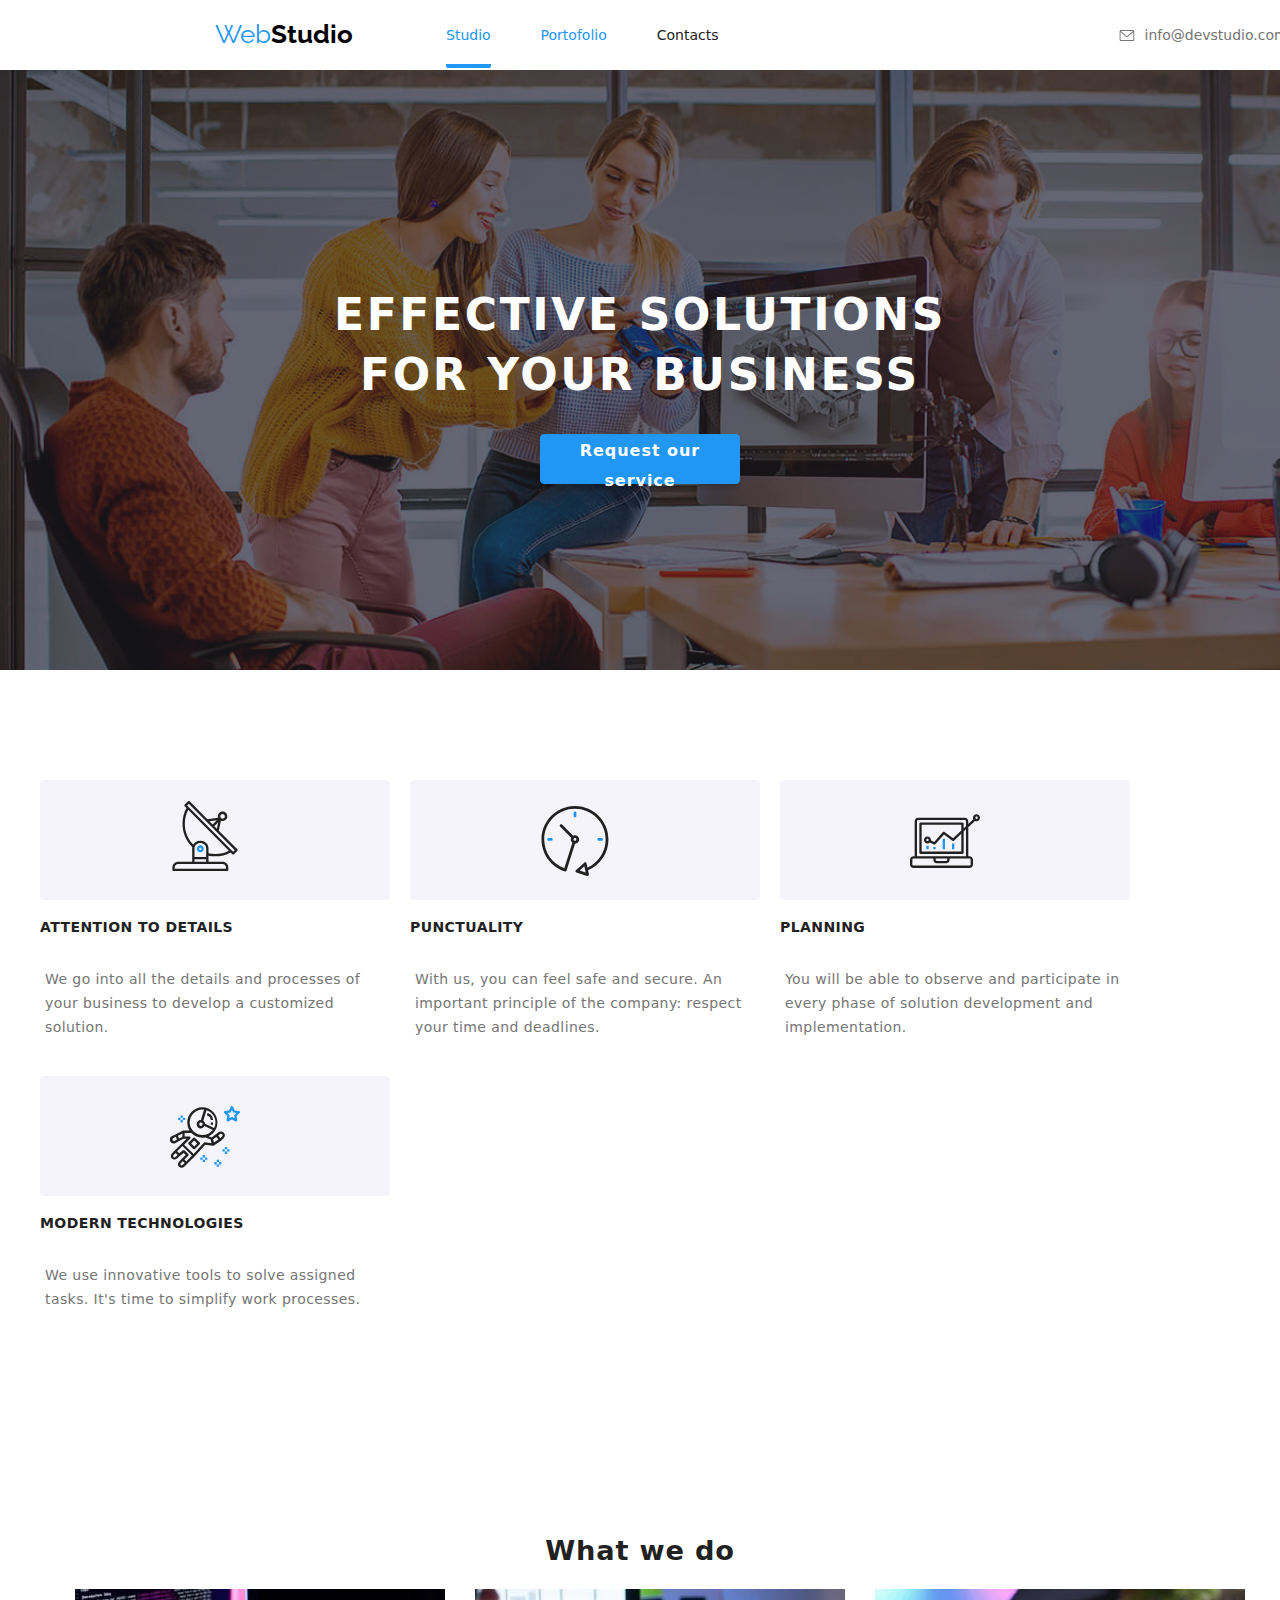
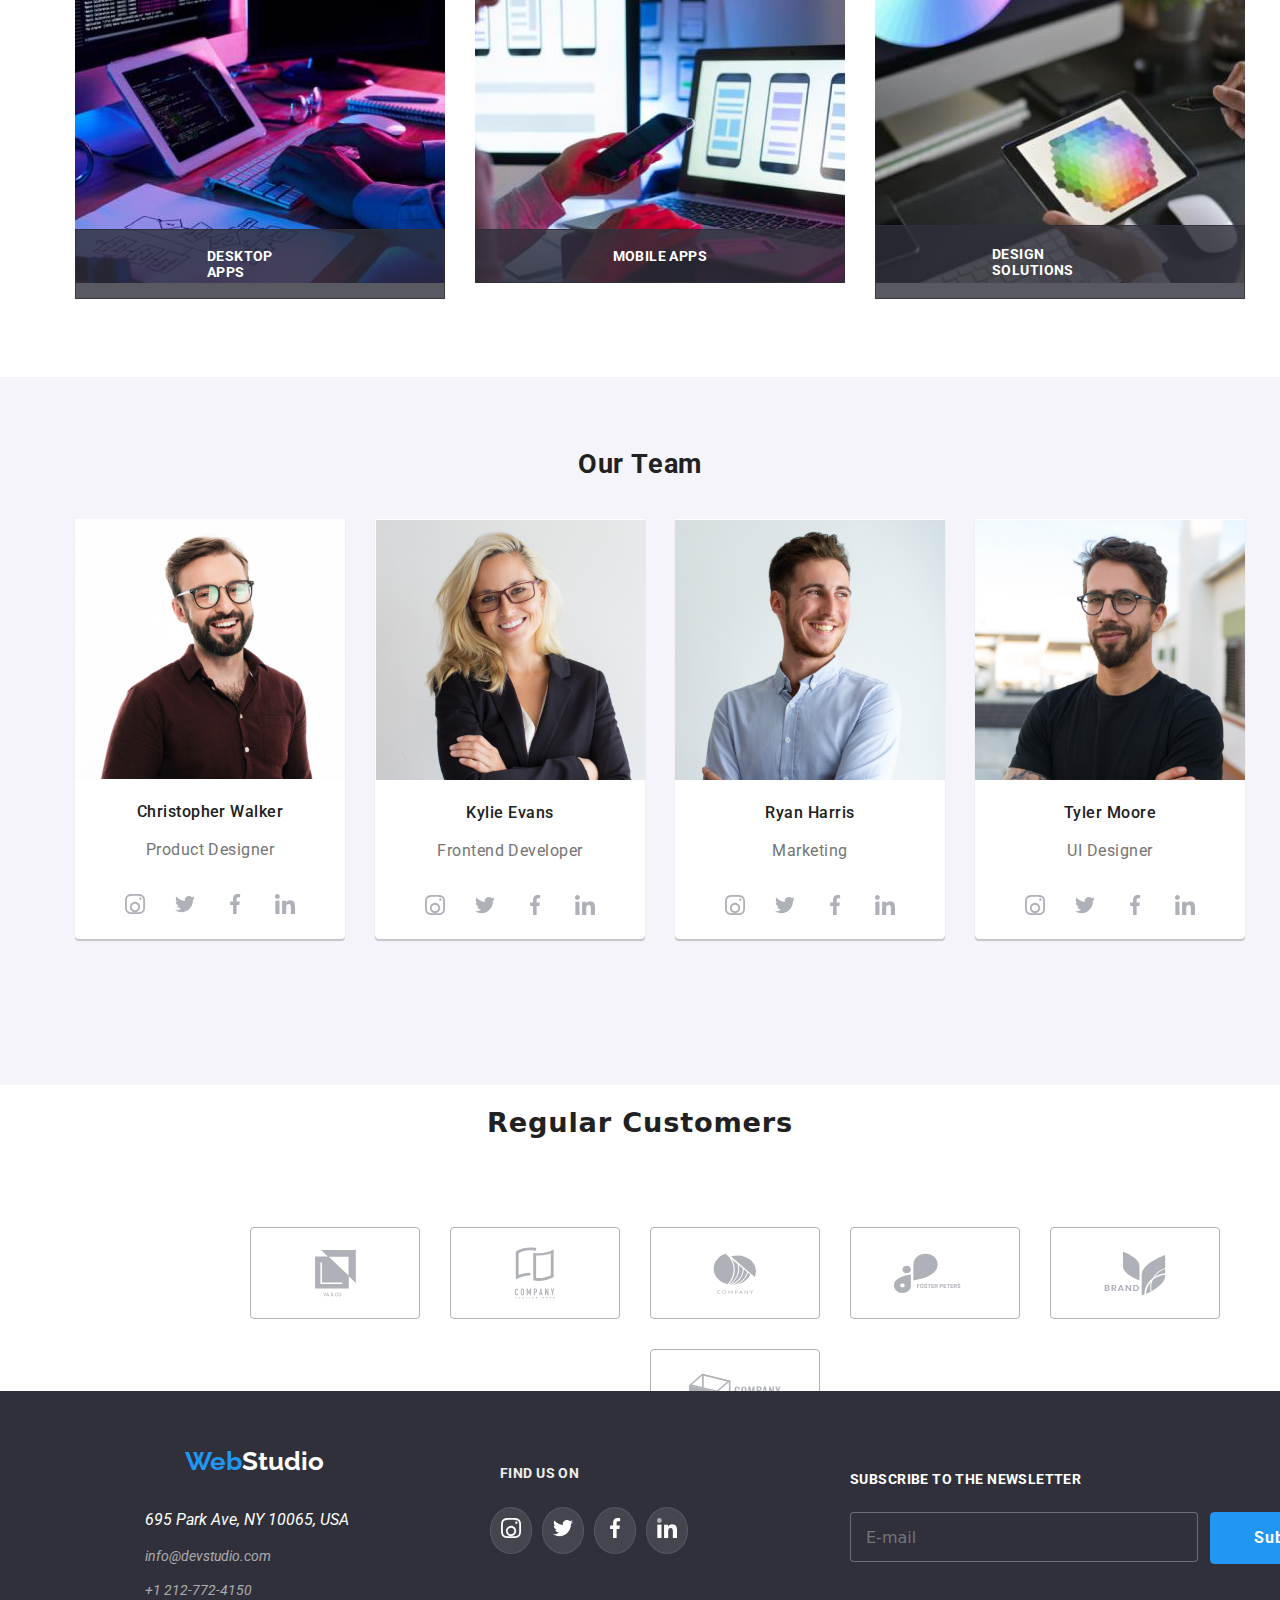
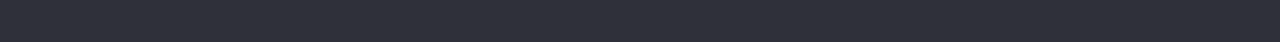
<file: index.html>
<!DOCTYPE html>
<html lang="en">
  <head>
    <meta charset="UTF-8" />
    <meta name="viewport" content="width = device-width,initial-scale=1.0" />
    <title>WebStudio</title>
    <link rel="preconnect" href="https://fonts.googleapis.com" />
    <link rel="preconnect" href="https://fonts.gstatic.com" crossorigin />
    <link
      href="https://fonts.googleapis.com/css2?family=Raleway:wght@700&family=Roboto:wght@400;500;700;900&display=swap"
      rel="stylesheet"
    />
    <link
      rel="stylesheet"
      href="https://cdnjs.cloudflare.com/ajax/libs/modern-normalize/1.0.0/modern-normalize.min.css"
    />
    <link rel="stylesheet" href="CSS/style.css" />
  </head>

  <body>
       <div class="js-menu-container">
        <button class="menu-toggle js-close-menu">
          <svg>
            <use href="./images/icons.svg.svg#icon-close_24px" ></use>
          </svg>
        </button>
        <nav class="menu-drawer-navigation">
       <ul class="menu-drawer-list">
        <li><a href="./index.html" class="active">Studio</a></li>
              <li><a href="./portofolio.html" >Portofolio</a></li>
              <li><a href="#">Contacts</a></li>
       </ul>
        </nav>

        <div class="contact-menu-navigation">
          <a  href="tel:+12127724150">+1 212-772-4150</a>
          <a href="mailto:info@devstudio.com">info@devstudio.com</a>
        </div>

        <div class="container-social-media">
          <a href="https://www.instagram.com/" target="_blank">Instagram</a>
          <img class="dash" src="./images/horizontal-dash.svg" alt="Horizontal Dash" />
          <a href="https://www.twitter.com/" target="_blank">Twitter</a>
          <img class="dash" src="./images/horizontal-dash.svg" alt="Horizontal Dash" />
          <a href="https://www.facebook.com/" target="_blank">Facebook</a>
          <img class="dash" src="./images/horizontal-dash.svg" alt="Horizontal Dash" />
          <a href="https://www.linkedin.com/" target="_blank">Linkedin</a>

        </div>

       </div>

    <header class="global-header">
      
      <a href="./index.html/"></a>
      <section class="nav-container">
        <h4 class="nav-title"><span class="accent">Web</span>Studio</h4>

        <div class="navigation">
          <nav class="main-navigation">
            <ul class="list-class">
              <li><a href="./index.html" class="nav-link current">Studio</a></li>
              <li><a href="./portofolio.html" class="nav-link">Portofolio</a></li>
              <li><a href="#">Contacts</a></li>
            </ul>
          </nav>
        </div>
          
            <div class="contact-container">
              <div class="icon-mail">
                <svg class="mail">
                  <use href="./images/icons.svg.svg#icon-envelope-hover-1" >
                  </use>
                </svg>
                <a href="mailto:info@devstudio.com">info@devstudio.com</a>
              
              </div>
            
              <div class="icon-phone">
                <svg class="phone">
                  <use href="./images/icons.svg.svg#icon-smartphone-1">
                  </use>
                </svg>
                <a class="tel" href="tel:+12127724150">+1 212-772-4150</a>
              </div>
            </div>
          
            <div class="menu-button js-open-menu">
              <svg>
                <use href="./images/icons.svg.svg#icon-menu_40px-1" ></use>
              </svg>
            </div>
       
      </section>
    </header>
    <main>
      <section >
        <div  class="page-section-content">
          <h1 class="title ">EFFECTIVE SOLUTIONS FOR YOUR BUSINESS</h1>
          <button data-modal-open type="button" class="button-service">
            Request our service
          </button>
          </div>

        <div  class="page-section-content-desktop">
        <h1 class="title-desktop ">EFFECTIVE SOLUTIONS FOR YOUR BUSINESS</h1>
        <button data-modal-open type="button" class="button-service">
          Request our service
        </button>
        </div>

        <div  class="page-section-content-tableta">
          <h1 class="title-tableta ">EFFECTIVE SOLUTIONS FOR YOUR BUSINESS</h1>
          <button data-modal-open type="button" class="button-service">
            Request our service
          </button>
          </div>
      </section>

      <section class="information-container">
        
        <ul class="general-list-icon-phone">
          <li class="icon-list">
           
            <div  class="icon-list-container">
              <svg class="antena" >
                <use href="./images/icons.svg.svg#icon-antenna-1-1">
                </use>
              </svg>
            </div>
            <div class="about-us">
              <h4>ATTENTION TO DETAILS</h4>
              <p>
                We go into all the details and processes of your business to
                develop a customized solution.
              </p>
            
           </div>
            
          </li>
          <li class="icon-list">
            
             <div class="icon-list-container">
              <svg class="clock">
                <use href="./images/icons.svg.svg#icon-clock-1-1">
                </use>
              </svg>
             </div>
              <div class="about-us">
                <h4>PUNCTUALITY</h4>
            <p>
              With us, you can feel safe and secure. An important principle of
              the company: respect your time and deadlines.
            </p>
              </div>
            
          </li>
          <li class="icon-list">
           
              <div class="icon-list-container">
                <svg class="diagram">
                  <use href="./images/icons.svg.svg#icon-diagram-1-1">
                  </use>
                </svg>
              </div>
              <div>
                <h4>PLANNING</h4>
                <p>
                  You will be able to observe and participate in every phase of
                  solution development and implementation.
                </p>
              </div>
            
          </li>
          
            <li class="icon-list">
              <div class="icon-list-container">
                <svg class="astrounaut">
                  <use href="./images/icons.svg.svg#icon-astronaut-1-1">
                  </use>
                </svg>
              </div>
              <div class="about-us">
                <h4>MODERN TECHNOLOGIES</h4>
            <p>
              We use innovative tools to solve assigned tasks. It's time to
              simplify work processes.
            </p>
              </div>
        
          </li>
        </ul>

        <ul class="general-list-icon-tableta">
          <li class="icon-list">
           
            <div  class="icon-list-container">
              <svg class="antena" >
                <use href="./images/icons.svg.svg#icon-antenna-1-1">
                </use>
              </svg>
            </div>
            <div class="about-us">
              <h4>ATTENTION TO DETAILS</h4>
              <p>
                We go into all the details and processes of your business to
                develop a customized solution.
              </p>
            
           </div>
            
          </li>
          <li class="icon-list">
            
             <div class="icon-list-container">
              <svg class="clock">
                <use href="./images/icons.svg.svg#icon-clock-1-1">
                </use>
              </svg>
             </div>
              <div class="about-us">
                <h4>PUNCTUALITY</h4>
            <p>
              With us, you can feel safe and secure. An important principle of
              the company: respect your time and deadlines.
            </p>
              </div>
            
          </li>
          <li class="icon-list">
           
              <div class="icon-list-container">
                <svg class="diagram">
                  <use href="./images/icons.svg.svg#icon-diagram-1-1">
                  </use>
                </svg>
              </div>
              <div class="about-us">
                <h4>PLANNING</h4>
                <p>
                  You will be able to observe and participate in 
                  <br />  every phase of
                  solution development and 
                  <br />implementation.
                </p>
              </div>
            
          </li>
          
            <li class="icon-list">
              <div class="icon-list-container">
                <svg class="astrounaut">
                  <use href="./images/icons.svg.svg#icon-astronaut-1-1">
                  </use>
                </svg>
              </div>
              <div class="about-us">
                <h4>MODERN TECHNOLOGIES</h4>
            <p>
              We use innovative tools to solve assigned tasks. It's time to
              simplify work processes.
            </p>
              </div>
        
          </li>
        </ul>
      </section>

      <section class="image-gallery">
        <h2>What we do</h2>
        <ul class="suggestive-images">
          
            <li>
              <div class="thumb">
              <img
                src="./images/computer.jpg"
                alt="Tasteaza pe calculator"
                width="370"
              />
              
                <p class="label">DESKTOP APPS</p>
              
              
          </div>
          </li>
          
          <li>
            <div class="thumb">
              <img
              src="./images/phone.jpg"
              alt="Tine telefonul in mana"
              width="370"
            />
            <p class="label1">MOBILE APPS</p>
          </div>
          </li>
            
          
          <li>
            <div class="thumb">
              <img
              src="./images/tablet.jpg"
              alt="Deseneaza pe tableta"
              width="370"
            />
            
              <p class="label2">DESIGN SOLUTIONS</p>
            </div>
            
          </li>
        </ul>
      </section>

      <section >
        <div class="our-team">
          <h2 class="title-team">Our Team</h2>

        <ul class="our-team-content">
          <div class="team-card1">
            <li>
              <picture>
                 <!-- Desktop -->
              <source
              media="(min-width: 1158px)"
              srcset="
              ./images/man-with-glasses-smiling-d1.jpg    1x,
              ./images/man-with-glasses-smiling-d2.jpg 2x
              "
            />
  
            <!-- Tablet -->
            <source
              media="(min-width: 768px)"
              srcset="
              ./images/man-with-glasses-smiling-t1.jpg   1x,
              ./images/man-with-glasses-smiling-t2.jpg 2x
              "
            />
  
            <!-- Mobile -->
            <source
              srcset="
              ./images/man-with-glasses-smiling-m1.jpg    1x,
              ./images/man-with-glasses-smiling-m2.jpg 2x
              "
            />
  
                <img
                src="./images/man-with-glasses-smiling.jpg"
                alt="Barbat cu ochelari care zambeste"
                width="270"
              />
              </picture>
               <div class="name-job">
                <br />
                <h4>Christopher Walker</h4>
                  <br/>
                  <br/>
                <span>Product Designer</span>
               </div>
               <ul class="icon-social">
                <li class="icon-social-list">
                  <svg  class="instagram" >
                    <use href="./images/icons.svg.svg#icon-instagram-2-1"></use>
                  </svg>
                </li>
                <li class="icon-social-list">
                  <svg class="twitter">
                    <use href="./images/icons.svg.svg#icon-twitter-1"></use>
                  </svg>
                </li>
                <li class="icon-social-list">
                  <svg class="facebook">
                    <use href="./images/icons.svg.svg#icon-facebook-1"></use>
                  </svg>
                </li>
                <li class="icon-social-list">
                  <svg class="linkedin">
                    <use href="./images/icons.svg.svg#icon-linkedin-1"></use>
                </svg>
                </li>
               
               </ul>
         
              
            </li>
          </div>

          <div class="team-card2">
            <li>
              <picture>
                 <!-- Desktop -->
              <source
              media="(min-width: 1158px)"
              srcset="
              ./images/women-blonde-d1.jpg    1x,
              ./images/women-blonde-d2.jpg 2x
              "
            />
  
            <!-- Tablet -->
            <source
              media="(min-width: 768px)"
              srcset="
              ./images/women-blonde-t1.jpg    1x,
              ./images/women-blonde-t2.jpg 2x
              "
            />
  
            <!-- Mobile -->
            <source
              srcset="
              ./images/women-blonde-m1.jpg    1x,
              ./images/women-blonde-m2.jpg 2x
              "
            />
                <img
                src="./images/women-blonde.jpg"
                alt="Femeie blonda cu ochelari"
                width="270"
              />
              </picture>
              
                <div class="name-job">
                  <br />
              <h4>Kylie Evans</h4>
              <br />
              <br />
              <span>Frontend Developer</span>
                </div>
                <ul class="icon-social">
                  <li class="icon-social-list">
                    <svg  class="instagram" >
                      <use href="./images/icons.svg.svg#icon-instagram-2-1"></use>
                    </svg>
                  </li>
                  <li class="icon-social-list">
                    <svg class="twitter">
                      <use href="./images/icons.svg.svg#icon-twitter-1"></use>
                    </svg>
                  </li>
                  <li class="icon-social-list">
                    <svg class="facebook">
                      <use href="./images/icons.svg.svg#icon-facebook-1"></use>
                    </svg>
                  </li>
                  <li class="icon-social-list">
                    <svg class="linkedin">
                      <use href="./images/icons.svg.svg#icon-linkedin-1"></use>
                  </svg>
                  </li>
                 
                 </ul>
                <br />
              </div>
            </li>
          
          <div class="team-card3">
            <li>
             <picture>
               <!-- Desktop -->
               <source
               media="(min-width: 1158px)"
               srcset="
               ./images/man-d1.jpg    1x,
               ./images/man-d2.jpg 2x
               "
             />
   
             <!-- Tablet -->
             <source
               media="(min-width: 768px)"
               srcset="
               ./images/man-t1.jpg    1x,
               ./images/man-t2.jpg 2x
               "
             />
   
             <!-- Mobile -->
             <source
               srcset="
               ./images/man-m1.jpg    1x,
               ./images/man-m2.jpg 2x
               "
             />
              <img
                src="./images/man.jpg"
                alt="Barbat in camasa albastra deschisa"
                width="270"
              />
             </picture>
              <div class="name-job">
                <br />
              <h4>Ryan Harris</h4>
              <br />
              <br />
              <span>Marketing</span>
              </div>
              <ul class="icon-social">
                <li class="icon-social-list">
                  <svg  class="instagram" >
                    <use href="./images/icons.svg.svg#icon-instagram-2-1"></use>
                  </svg>
                </li>
                <li class="icon-social-list">
                  <svg class="twitter">
                    <use href="./images/icons.svg.svg#icon-twitter-1"></use>
                  </svg>
                </li>
                <li class="icon-social-list">
                  <svg class="facebook">
                    <use href="./images/icons.svg.svg#icon-facebook-1"></use>
                  </svg>
                </li>
                <li class="icon-social-list">
                  <svg class="linkedin">
                    <use href="./images/icons.svg.svg#icon-linkedin-1"></use>
                </svg>
                </li>
               
               </ul>
            </li>
          </div>
          <div class="team-card4">
            <li>
              <picture>
                 <!-- Desktop -->
              <source
              media="(min-width: 1158px)"
              srcset="
              ./images/man-with-glasses-d1.jpg    1x,
              ./images/man-with-glasses-d2.jpg 2x
              "
            />
  
            <!-- Tablet -->
            <source
              media="(min-width: 768px)"
              srcset="
              ./images/man-with-glasses-t1.jpg    1x,
              ./images/man-with-glasses-t2.jpg 2x
              "
            />
  
            <!-- Mobile -->
            <source
              srcset="
              ./images/man-with-glasses-m1.jpg    1x,
              ./images/man-with-glasses-m2.jpg 2x
              "
            />
                <img
                src="./images/man-with-glasses.jpg"
                alt="Barbat cu ochelari in tricou negru"
                width="270"
              />
              </picture>
              <div class="name-job">
                <br />
              <h4>Tyler Moore</h4>
              <br />
              <br />
              <span>UI Designer</span>
              </div>
              <ul class="icon-social">
                <li class="icon-social-list">
                  <svg  class="instagram" >
                    <use href="./images/icons.svg.svg#icon-instagram-2-1"></use>
                  </svg>
                </li>
                <li class="icon-social-list">
                  <svg class="twitter">
                    <use href="./images/icons.svg.svg#icon-twitter-1"></use>
                  </svg>
                </li>
                <li class="icon-social-list">
                  <svg class="facebook">
                    <use href="./images/icons.svg.svg#icon-facebook-1"></use>
                  </svg>
                </li>
                <li class="icon-social-list">
                  <svg class="linkedin">
                    <use href="./images/icons.svg.svg#icon-linkedin-1"></use>
                </svg>
                </li>
               
               </ul>
            </li>
          </div>
        </ul>
        </div>
        <div class="our-team-tableta">
          <h2 class="title-team">Our Team</h2>

        <ul class="our-team-content">
          <div class="team-card1">
            <li>
              <img
                src="./images/man-with-glasses-smiling.jpg"
                alt="Barbat cu ochelari care zambeste"
                width="270"
              />
               <div class="name-job">
                <br />
                <h4>Christopher Walker</h4>
                  <br/>
                  <br/>
                <span>Product Designer</span>
               </div>
               <ul class="icon-social">
                <li class="icon-social-list">
                  <svg  class="instagram" >
                    <use href="./images/icons.svg.svg#icon-instagram-2-1"></use>
                  </svg>
                </li>
                <li class="icon-social-list">
                  <svg class="twitter">
                    <use href="./images/icons.svg.svg#icon-twitter-1"></use>
                  </svg>
                </li>
                <li class="icon-social-list">
                  <svg class="facebook">
                    <use href="./images/icons.svg.svg#icon-facebook-1"></use>
                  </svg>
                </li>
                <li class="icon-social-list">
                  <svg class="linkedin">
                    <use href="./images/icons.svg.svg#icon-linkedin-1"></use>
                </svg>
                </li>
               
               </ul>
         
              
            </li>
          </div>

          <div class="team-card2">
            <li>
              <img
                src="./images/women-blonde.jpg"
                alt="Femeie blonda cu ochelari"
                width="270"
              />
              
                <div class="name-job">
                  <br />
              <h4>Kylie Evans</h4>
              <br />
              <br />
              <span>Frontend Developer</span>
                </div>
                <ul class="icon-social">
                  <li class="icon-social-list">
                    <svg  class="instagram" >
                      <use href="./images/icons.svg.svg#icon-instagram-2-1"></use>
                    </svg>
                  </li>
                  <li class="icon-social-list">
                    <svg class="twitter">
                      <use href="./images/icons.svg.svg#icon-twitter-1"></use>
                    </svg>
                  </li>
                  <li class="icon-social-list">
                    <svg class="facebook">
                      <use href="./images/icons.svg.svg#icon-facebook-1"></use>
                    </svg>
                  </li>
                  <li class="icon-social-list">
                    <svg class="linkedin">
                      <use href="./images/icons.svg.svg#icon-linkedin-1"></use>
                  </svg>
                  </li>
                 
                 </ul>
                <br />
              </div>
            </li>
          
          <div class="team-card3">
            <li>
              <img
                src="./images/man.jpg"
                alt="Barbat in camasa albastra deschisa"
                width="270"
              />
              <div class="name-job">
                <br />
              <h4>Ryan Harris</h4>
              <br />
              <br />
              <span>Marketing</span>
              </div>
              <ul class="icon-social">
                <li class="icon-social-list">
                  <svg  class="instagram" >
                    <use href="./images/icons.svg.svg#icon-instagram-2-1"></use>
                  </svg>
                </li>
                <li class="icon-social-list">
                  <svg class="twitter">
                    <use href="./images/icons.svg.svg#icon-twitter-1"></use>
                  </svg>
                </li>
                <li class="icon-social-list">
                  <svg class="facebook">
                    <use href="./images/icons.svg.svg#icon-facebook-1"></use>
                  </svg>
                </li>
                <li class="icon-social-list">
                  <svg class="linkedin">
                    <use href="./images/icons.svg.svg#icon-linkedin-1"></use>
                </svg>
                </li>
               
               </ul>
            </li>
          </div>
          <div class="team-card4">
            <li>
              <img
                src="./images/man-with-glasses.jpg"
                alt="Barbat cu ochelari in tricou negru"
                width="270"
              />
              <div class="name-job">
                <br />
              <h4>Tyler Moore</h4>
              <br />
              <br />
              <span>UI Designer</span>
              </div>
              <ul class="icon-social">
                <li class="icon-social-list">
                  <svg  class="instagram" >
                    <use href="./images/icons.svg.svg#icon-instagram-2-1"></use>
                  </svg>
                </li>
                <li class="icon-social-list">
                  <svg class="twitter">
                    <use href="./images/icons.svg.svg#icon-twitter-1"></use>
                  </svg>
                </li>
                <li class="icon-social-list">
                  <svg class="facebook">
                    <use href="./images/icons.svg.svg#icon-facebook-1"></use>
                  </svg>
                </li>
                <li class="icon-social-list">
                  <svg class="linkedin">
                    <use href="./images/icons.svg.svg#icon-linkedin-1"></use>
                </svg>
                </li>
               
               </ul>
            </li>
          </div>
        </ul>
        </div>
        <div class="our-team-desktop">
          <h2 class="title-team">Our Team</h2>

        <ul class="our-team-content">
          <div class="team-card1">
            <li>
              <img
                src="./images/man-with-glasses-smiling.jpg"
                alt="Barbat cu ochelari care zambeste"
                width="270"
              />
               <div class="name-job">
                <br />
                <h4>Christopher Walker</h4>
                  <br/>
                  <br/>
                <span>Product Designer</span>
               </div>
               <ul class="icon-social">
                <li class="icon-social-list">
                  <svg  class="instagram" >
                    <use href="./images/icons.svg.svg#icon-instagram-2-1"></use>
                  </svg>
                </li>
                <li class="icon-social-list">
                  <svg class="twitter">
                    <use href="./images/icons.svg.svg#icon-twitter-1"></use>
                  </svg>
                </li>
                <li class="icon-social-list">
                  <svg class="facebook">
                    <use href="./images/icons.svg.svg#icon-facebook-1"></use>
                  </svg>
                </li>
                <li class="icon-social-list">
                  <svg class="linkedin">
                    <use href="./images/icons.svg.svg#icon-linkedin-1"></use>
                </svg>
                </li>
               
               </ul>
         
              
            </li>
          </div>

          <div class="team-card2">
            <li>
              <img
                src="./images/women-blonde.jpg"
                alt="Femeie blonda cu ochelari"
                width="270"
              />
              
                <div class="name-job">
                  <br />
              <h4>Kylie Evans</h4>
              <br />
              <br />
              <span>Frontend Developer</span>
                </div>
                <ul class="icon-social">
                  <li class="icon-social-list">
                    <svg  class="instagram" >
                      <use href="./images/icons.svg.svg#icon-instagram-2-1"></use>
                    </svg>
                  </li>
                  <li class="icon-social-list">
                    <svg class="twitter">
                      <use href="./images/icons.svg.svg#icon-twitter-1"></use>
                    </svg>
                  </li>
                  <li class="icon-social-list">
                    <svg class="facebook">
                      <use href="./images/icons.svg.svg#icon-facebook-1"></use>
                    </svg>
                  </li>
                  <li class="icon-social-list">
                    <svg class="linkedin">
                      <use href="./images/icons.svg.svg#icon-linkedin-1"></use>
                  </svg>
                  </li>
                 
                 </ul>
                <br />
              </div>
            </li>
          
          <div class="team-card3">
            <li>
              <img
                src="./images/man.jpg"
                alt="Barbat in camasa albastra deschisa"
                width="270"
              />
              <div class="name-job">
                <br />
              <h4>Ryan Harris</h4>
              <br />
              <br />
              <span>Marketing</span>
              </div>
              <ul class="icon-social">
                <li class="icon-social-list">
                  <svg  class="instagram" >
                    <use href="./images/icons.svg.svg#icon-instagram-2-1"></use>
                  </svg>
                </li>
                <li class="icon-social-list">
                  <svg class="twitter">
                    <use href="./images/icons.svg.svg#icon-twitter-1"></use>
                  </svg>
                </li>
                <li class="icon-social-list">
                  <svg class="facebook">
                    <use href="./images/icons.svg.svg#icon-facebook-1"></use>
                  </svg>
                </li>
                <li class="icon-social-list">
                  <svg class="linkedin">
                    <use href="./images/icons.svg.svg#icon-linkedin-1"></use>
                </svg>
                </li>
               
               </ul>
            </li>
          </div>
          <div class="team-card4">
            <li>
              <img
                src="./images/man-with-glasses.jpg"
                alt="Barbat cu ochelari in tricou negru"
                width="270"
              />
              <div class="name-job">
                <br />
              <h4>Tyler Moore</h4>
              <br />
              <br />
              <span>UI Designer</span>
              </div>
              <ul class="icon-social">
                <li class="icon-social-list">
                  <svg  class="instagram" >
                    <use href="./images/icons.svg.svg#icon-instagram-2-1"></use>
                  </svg>
                </li>
                <li class="icon-social-list">
                  <svg class="twitter">
                    <use href="./images/icons.svg.svg#icon-twitter-1"></use>
                  </svg>
                </li>
                <li class="icon-social-list">
                  <svg class="facebook">
                    <use href="./images/icons.svg.svg#icon-facebook-1"></use>
                  </svg>
                </li>
                <li class="icon-social-list">
                  <svg class="linkedin">
                    <use href="./images/icons.svg.svg#icon-linkedin-1"></use>
                </svg>
                </li>
               
               </ul>
            </li>
          </div>
        </ul>
        </div>
      </section>






      <section >
       
        <h2>Regular Customers</h2>
        <div class="regular-container">
        <ul class="container-regular-list">
          <li class="regular-icon-list">
            <svg class="union">
              <use href="./images/icons.svg.svg#icon-Union"></use>
            </svg>
          </li>
          <li class="regular-icon-list">
            <svg class="group">
              <use href="./images/icons.svg.svg#icon-group"></use>
            </svg>
          </li>
          <li class="regular-icon-list">
            <svg class="group1">
              <use href="./images/icons.svg.svg#icon-group-1"></use>
            </svg>
          </li>
          <li class="regular-icon-list">
            <svg class="group2">
              <use href="./images/icons.svg.svg#icon-group-2"></use>
            </svg>
          </li>
          <li class="regular-icon-list">
            <svg class="group3">
              <use href="./images/icons.svg.svg#icon-group-3"></use>
            </svg>
          </li class="regular-icon-list">
          <li class="regular-icon-list">
            <svg class="group4">
              <use href="./images/icons.svg.svg#icon-group-4"></use>
            </svg>
          </li>
        </ul>
       </div>
       
        
        <div class="regular-container-tableta">
        <ul class="container-regular-list-tableta">
          <li class="regular-icon-list">
            <svg class="union">
              <use href="./images/icons.svg.svg#icon-Union"></use>
            </svg>
          </li>
          <li class="regular-icon-list">
            <svg class="group">
              <use href="./images/icons.svg.svg#icon-group"></use>
            </svg>
          </li>
          <li class="regular-icon-list">
            <svg class="group1">
              <use href="./images/icons.svg.svg#icon-group-1"></use>
            </svg>
          </li>
          <li class="regular-icon-list">
            <svg class="group2">
              <use href="./images/icons.svg.svg#icon-group-2"></use>
            </svg>
          </li>
          <li class="regular-icon-list">
            <svg class="group3">
              <use href="./images/icons.svg.svg#icon-group-3"></use>
            </svg>
          </li class="regular-icon-list">
          <li class="regular-icon-list">
            <svg class="group4">
              <use href="./images/icons.svg.svg#icon-group-4"></use>
            </svg>
          </li>
        </ul>
       </div>

       <div class="regular-container-desktop">
        <ul class="container-regular-list-desktop">
          <li class="regular-icon-list">
            <svg class="union">
              <use href="./images/icons.svg.svg#icon-Union"></use>
            </svg>
          </li>
          <li class="regular-icon-list">
            <svg class="group">
              <use href="./images/icons.svg.svg#icon-group"></use>
            </svg>
          </li>
          <li class="regular-icon-list">
            <svg class="group1">
              <use href="./images/icons.svg.svg#icon-group-1"></use>
            </svg>
          </li>
          <li class="regular-icon-list">
            <svg class="group2">
              <use href="./images/icons.svg.svg#icon-group-2"></use>
            </svg>
          </li>
          <li class="regular-icon-list">
            <svg class="group3">
              <use href="./images/icons.svg.svg#icon-group-3"></use>
            </svg>
          </li class="regular-icon-list">
          <li class="regular-icon-list">
            <svg class="group4">
              <use href="./images/icons.svg.svg#icon-group-4"></use>
            </svg>
          </li>
        </ul>
       </div>
      </section>
    </main>
    <footer>
      <div class="container-adress"> 
      <div class="adress-footer">
        <div class="footer-child-container">
          <h4><span class="highlight">Web</span>Studio</h4>
       <address class="adress">
          <ul class="useful-information" >
            <li>
              <span>695 Park Ave, NY 10065, USA </span>
          
            </li>
            <br />
          <li>
            <a href="mailto:info@devstudio.com">info@devstudio.com</a>
         
          </li>
          <br />
          <li>
            <a href="tel:+12127724150">+1 212-772-4150</a>
        
          </li>
          </ul>
        </address>
      </div>
         <div class="footer-child-container">
         <h3 class="title-find">Find us on</h3>
          <ul class="icon-social-find">
            <li class="icon-social-item">
              <svg  class="instagram1" >
                <use href="./images/icons.svg.svg#icon-instagram-2-1"></use>
              </svg>
            </li>
            <li class="icon-social-item">
              <svg class="twitter1">
                <use href="./images/icons.svg.svg#icon-twitter-1"></use>
              </svg>
            </li>
            <li class="icon-social-item">
              <svg class="facebook1">
                <use href="./images/icons.svg.svg#icon-facebook-1"></use>
              </svg>
            </li>
            <li class="icon-social-item">
              <svg class="linkedin1">
                <use href="./images/icons.svg.svg#icon-linkedin-1"></use>
            </svg>
            </li>
           
           </ul>
          </div> 
        
            <form class="footer-form">
              
                <label class="form-title" for="email">Subscribe to the newsletter </label>
                  <div class="form-email">
                    <input class="email"type="email" name="email"  id="email" placeholder="E-mail"/>
               
                <div class="form-subscribe-container">
                  <button class="form-subscribe" type="submit">Subscribe</button>
                <svg class="icon-send">
                  <use href="./images/icons.svg.svg#icon-icon-send-1" >
                  </use>
                </svg>
                </div>
                  </div>
            </form>
      </div>
        
      </div>

      <div class="container-adress-tableta"> 
        <div class="adress-footer-tableta">
          <div class="footer-child-container">
            <h4><span class="highlight-tableta">Web</span>Studio</h4>
         <address class="adress">
            <ul class="useful-information-tableta" >
              <li>
                <span>695 Park Ave, NY 10065, USA </span>
            
              </li>
              <br />
            <li>
              <a href="mailto:info@devstudio.com">info@devstudio.com</a>
           
            </li>
            <br />
            <li>
              <a href="tel:+12127724150">+1 212-772-4150</a>
          
            </li>
            </ul>
          </address>
        </div>
           <div class="footer-child-container-tableta">
           <h3 class="title-find">Find us on</h3>
            <ul class="icon-social-find">
              <li class="icon-social-item">
                <svg  class="instagram1" >
                  <use href="./images/icons.svg.svg#icon-instagram-2-1"></use>
                </svg>
              </li>
              <li class="icon-social-item">
                <svg class="twitter1">
                  <use href="./images/icons.svg.svg#icon-twitter-1"></use>
                </svg>
              </li>
              <li class="icon-social-item">
                <svg class="facebook1">
                  <use href="./images/icons.svg.svg#icon-facebook-1"></use>
                </svg>
              </li>
              <li class="icon-social-item">
                <svg class="linkedin1">
                  <use href="./images/icons.svg.svg#icon-linkedin-1"></use>
              </svg>
              </li>
             
             </ul>
            </div> 
          
              <form class="footer-form-tableta">
                <div>
                  
                  <label class="form-title" for="email">Subscribe to the newsletter </label>
                    <div class="form-email-tableta">
                      <input class="email"type="email" name="email"  id="email" placeholder="E-mail"/>
                 
                  <div class="form-subscribe-container">
                    <button class="form-subscribe" type="submit">Subscribe</button>
                  <svg class="icon-send">
                    <use href="./images/icons.svg.svg#icon-icon-send-1" >
                    </use>
                  </svg>
                  </div>
                    </div>
                </div>
              </form>
        </div>
          
        </div>
        
        <div class="container-adress-desktop"> 
          <div class="adress-footer">
            <div class="footer-child-container-desktop">
              <h4><span class="highlight-desktop">Web</span>Studio</h4>
           <address class="adress">
              <ul class="useful-information-desktop" >
                <li>
                  <span>695 Park Ave, NY 10065, USA </span>
              
                </li>
                <br />
              <li>
                <a href="mailto:info@devstudio.com">info@devstudio.com</a>
             
              </li>
              <br />
              <li>
                <a href="tel:+12127724150">+1 212-772-4150</a>
            
              </li>
              </ul>
            </address>
          </div>
             <div class="footer-child-container-desktop">
             <h3 class="title-find-desktop">Find us on</h3>
              <ul class="icon-social-find-desktop">
                <li class="icon-social-item-desktop">
                  <svg  class="instagram1" >
                    <use href="./images/icons.svg.svg#icon-instagram-2-1"></use>
                  </svg>
                </li>
                <li class="icon-social-item">
                  <svg class="twitter1">
                    <use href="./images/icons.svg.svg#icon-twitter-1"></use>
                  </svg>
                </li>
                <li class="icon-social-item">
                  <svg class="facebook1">
                    <use href="./images/icons.svg.svg#icon-facebook-1"></use>
                  </svg>
                </li>
                <li class="icon-social-item">
                  <svg class="linkedin1">
                    <use href="./images/icons.svg.svg#icon-linkedin-1"></use>
                </svg>
                </li>
               
               </ul>
              </div> 
            
                <form class="footer-form-desktop">
                  
                    <label class="form-title-desktop" for="email">Subscribe to the newsletter </label>
                      <div class="form-email-desktop">
                        <input class="email-desktop"type="email" name="email"  id="email" placeholder="E-mail"/>
                   
                    <div class="form-subscribe-container-desktop">
                      <button class="form-subscribe-desktop" type="submit">Subscribe</button>
                    <svg class="icon-send-desktop">
                      <use href="./images/icons.svg.svg#icon-icon-send-1" >
                      </use>
                    </svg>
                    </div>
                      </div>
                </form>
          </div>
            
          </div>

    </footer>
    <!--Modal-->

    <div class="modal is-hidden" data-modal>
      <div class="modal-content">
        <svg class="close-btn" data-modal-close>
          <use href="./images/icons.svg.svg#icon-Vector"></use>
        </svg>
        
        <p class="text-indication">
          <strong>Leave your information and we'll call you back</strong>
        </p>
        <form action="" method="get" autocomplete="off" class="container-form">
           <div class="form-section">
            <labe class="form-label" for="name">Name</labe>
            <div class="input-container">
              <input class="textfield" required  type="text" name="name" id="name" />
            <svg>
              <use href="./images/icons.svg.svg#icon-person-black-18dp-1"></use>
            </svg>
            </div>
           </div>

           <div class="form-section">
            <label class="form-label" for="telephone">Telephone</label>
            <div class="input-container"> 
              <input class="textfield"  required  type="tel" name="telephone" id="telephone" />
              <svg>
                <use href="./images/icons.svg.svg#icon-phone-black-18dp-1"></use>
              </svg>
            </div>
           </div>

           <div class="form-section">
            <labe class="form-label" for="email">E-mail</labe>
            <div class="input-container">
              <input class="textfield" required  type="email" name="email" id="email" />
            <svg>
              <use href="./images/icons.svg.svg#icon-email-black-18dp-1"></use>
            </svg>
            </div>
           </div>

           <div class="form-section">
            <labe class="form-label" for="comments">Comments</labe>
            <div class="input-container">
              <textarea class="textarea-form" placeholder="Enter the text" rows="5"  type="text" name="comments" id="comments"></textarea>
            </div>
           </div>

          <div class="input-container terms-and-conditions-container">
            <input
              type="checkbox"
              class="terms-and-conditions-check"
              name="terms-and-conditions-check"
              id="terms-and-conditions-check"
              value="Checked"
            />
            <label
              class="terms-and-conditions-label"
              for="terms-and-conditions-check"
            >
              <svg class="icon-checkbox">
                <use href="./images/icons.svg.svg#icon-Vector-4"></use>
              </svg>
              <span>
                I agree with the letter and accept the
                <a href="#">Terms and Conditions</a>
              </span>
            </label>
          </div>

          <input class="send-button" type="submit" value="Send" />
        </form>

      </div>
    </div>

    <script src="./js/modal.js"></script>
    <script src="./js/mobile-menu.js"></script>
  </body>
</html>
</file>
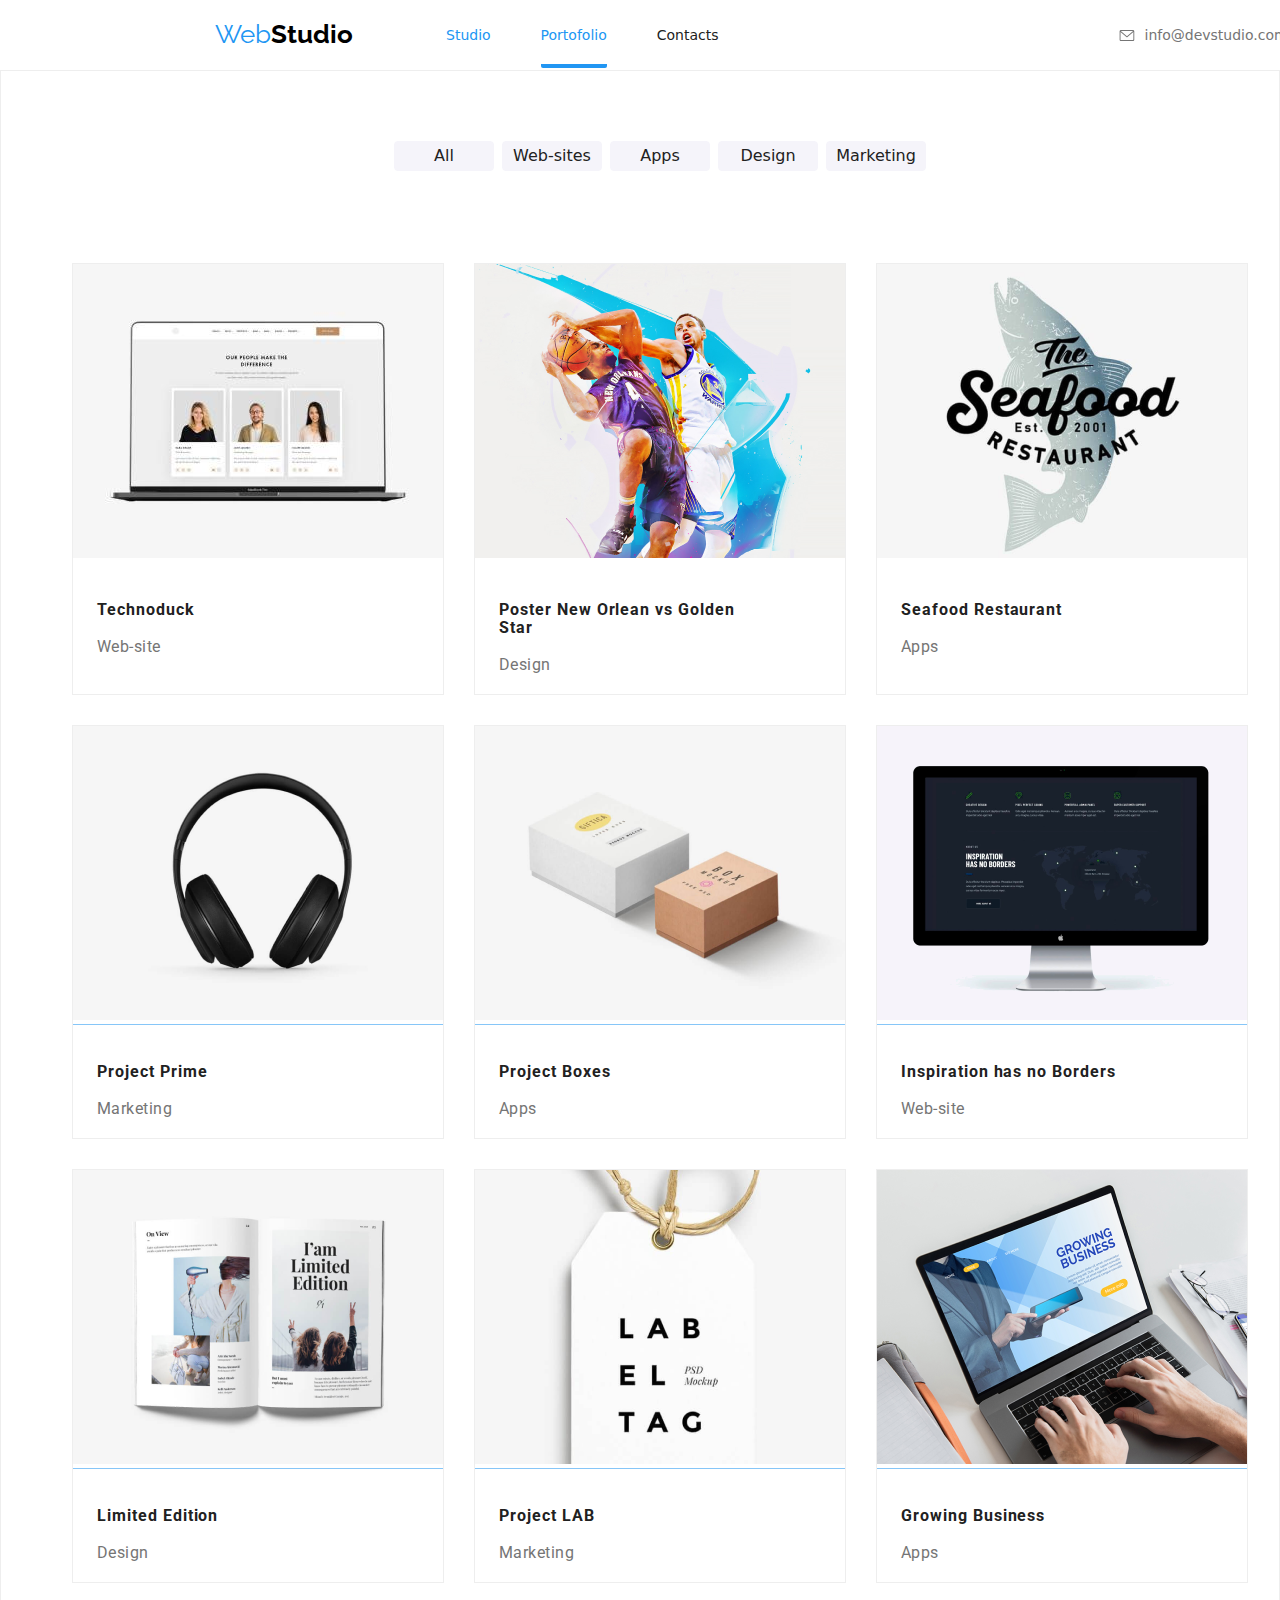
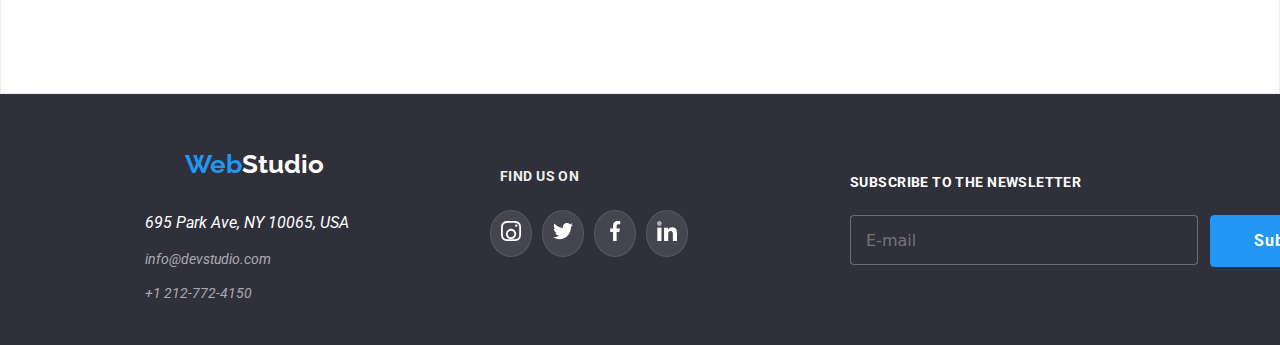
<file: portofolio.html>
<!DOCTYPE html>
<html lang="en">
  <head>
    <meta charset="UTF-8" />
    <meta name="viewport" content="width = device-width,initial-scale=1.0" />
    <title>WebStudio</title>
    <link rel="preconnect" href="https://fonts.googleapis.com" />
    <link rel="preconnect" href="https://fonts.gstatic.com" crossorigin />
    <link
      href="https://fonts.googleapis.com/css2?family=Raleway:wght@700&family=Roboto:wght@400;500;700;900&display=swap"
      rel="stylesheet"
    />
    <link
      rel="stylesheet"
      href="https://cdnjs.cloudflare.com/ajax/libs/modern-normalize/1.0.0/modern-normalize.min.css"
    />
    <link rel="stylesheet" href="CSS/style.css" />
  </head>

  <body class="studio-prezentation">
    <div class="js-menu-container">
      <button class="menu-toggle js-close-menu">
        <svg>
          <use href="./images/icons.svg.svg#icon-close_24px" ></use>
        </svg>
      </button>
      <nav class="menu-drawer-navigation">
     <ul class="menu-drawer-list">
      <li><a href="./index.html" >Studio</a></li>
            <li><a href="./portofolio.html" class="active" >Portofolio</a></li>
            <li><a href="#">Contacts</a></li>
     </ul>
      </nav>

      <div class="contact-menu-navigation">
        <a  href="tel:+12127724150">+1 212-772-4150</a>
        <a href="mailto:info@devstudio.com">info@devstudio.com</a>
      </div>

      <div class="container-social-media">
        <a href="https://www.instagram.com/" target="_blank">Instagram</a>
        <img class="dash" src="./images/horizontal-dash.svg" alt="Horizontal Dash" />
        <a href="https://www.twitter.com/" target="_blank">Twitter</a>
        <img class="dash" src="./images/horizontal-dash.svg" alt="Horizontal Dash" />
        <a href="https://www.facebook.com/" target="_blank">Facebook</a>
        <img class="dash" src="./images/horizontal-dash.svg" alt="Horizontal Dash" />
        <a href="https://www.linkedin.com/" target="_blank">Linkedin</a>

      </div>

     </div>

  <header class="global-header">
    
    <a href="./index.html/"></a>
    <section class="nav-container">
      <h4 class="nav-title"><span class="accent">Web</span>Studio</h4>

      <div class="navigation">
        <nav class="main-navigation">
          <ul class="list-class">
            <li><a href="./index.html" class="nav-link ">Studio</a></li>
            <li><a href="./portofolio.html" class="nav-link current">Portofolio</a></li>
            <li><a href="#">Contacts</a></li>
          </ul>
        </nav>
      </div>
        
          <div class="contact-container">
            <div class="icon-mail">
              <svg class="mail">
                <use href="./images/icons.svg.svg#icon-envelope-hover-1" >
                </use>
              </svg>
              <a href="mailto:info@devstudio.com">info@devstudio.com</a>
            
            </div>
          
            <div class="icon-phone">
              <svg class="phone">
                <use href="./images/icons.svg.svg#icon-smartphone-1">
                </use>
              </svg>
              <a class="tel" href="tel:+12127724150">+1 212-772-4150</a>
            </div>
          </div>
        
          <div class="menu-button js-open-menu">
            <svg>
              <use href="./images/icons.svg.svg#icon-menu_40px-1" ></use>
            </svg>
          </div>
     
    </section>
  </header>
    <main class="portofolio-container">
      <ul class="portofolio-button">
        <li class="button-list"><button type="button">All</button></li>
        <li class="button-list"><button type="button">Web-sites</button></li>
        <li class="button-list"><button type="button">Apps</button></li>
        <li class="button-list"><button type="button">Design</button></li>
        <li class="button-list"><button type="button">Marketing</button></li>
      </ul>

      <ul class="images">
        <li class="item">
          <div class="box">
            <img
            src="./images/PortofolioTechnoduck.jpg"
            alt="Tehnoduck"
            width="370"
          />
          
            <div class="description-images">
              <p>Technoduck is a state-of-the-art coronavirus distribution platform.
                 Companies use this platform for digital espionage and attacks on 
                 competitors' secure servers.</p>
            </div>
          
          </div>
          <div class="product">
            <br />
          <span class="description-product">Technoduck</span>
          <br />
          <span class="category-product">Web-site</span>
          </div>
        </li>

        <li class="item">
          <div class="box">
           <picture>
             <!-- Desktop -->
             <source
             media="(min-width: 1158px)"
             srcset="
             ./images/Poster-Orlean-Star-d1.png   1x,
             ./images/Poster-Orlean-Star-d2.png 2x
             "
           />
 
           <!-- Tablet -->
           <source
             media="(min-width: 768px)"
             srcset="
               ./images/Poster-Orlean-Star-t1.png   1x,
               ./images/Poster-Orlean-Star-t2.png 2x
             "
           />
 
           <!-- Mobile -->
           <source
             srcset="
             ./images/Poster-Orlean-Star-m1.png    1x,
             ./images/Poster-Orlean-Star-m2.png 2x
             "
           />
            <img
            src="./images/Poster-Orlean-Star.jpg"
            alt="New Orlean vs Golden Star"
            width="370"
          />
           </picture>
          <div class="description-images"></div>
          </div>
          
          <div class="product">
            
            <br />
          <span class="description-product"
            >Poster New Orlean vs Golden Star</span
          >
          <br />
          <span class="category-product">Design</span>
          </div>
        </li>

        <li  class="item">
          <div class="box">
            <picture>
              <!-- Desktop -->
              <source
                media="(min-width: 1158px)"
                srcset="
                ./images/Seafood-d1.png    1x,
                ./images/Seafood-d2.png 2x
                "
              />
    
              <!-- Tablet -->
              <source
                media="(min-width: 768px)"
                srcset="
                ./images/Seafood-t1.png    1x,
                ./images/Seafood-t2.png 2x
                "
              />
    
              <!-- Mobile -->
              <source
                srcset="
                ./images/Seafood-m1.png  1x,
                ./images/Seafood-m2.png 2x
                "
              /> 
              <img
            src="./images/Seafood.jpg"
            alt="Seafood Restaurant"
            width="370"
          />
            </picture>
          <div class="description-images"></div>
          </div>
          
          <div class="product">
            <br />
          <span class="description-product">Seafood Restaurant</span>

          <br />
          <span class="category-product">Apps</span>
          </div>
        </li>

        <li  class="item">
          <div class="box">
           <picture>
             <!-- Desktop -->
             <source
             media="(min-width: 1158px)"
             srcset="
             ./images/HeadPhones-d1.png   1x,
             ./images/HeadPhones-d2.png 2x
             "
           />
 
           <!-- Tablet -->
           <source
             media="(min-width: 768px)"
             srcset="
             ./images/HeadPhones-t1.png   1x,
             ./images/HeadPhones-t2.png 2x
             "
           />
 
           <!-- Mobile -->
           <source
             srcset="
             ./images/HeadPhones-m1.png   1x,
             ./images/HeadPhones-m2.png 2x
             "
           />
            <img src="./images/HeadPhones.jpg" 
            alt="HeadPhones" 
            width="370" />
           </picture>
          
          <div class="description-images"></div>
          </div>
          
          <div class="product">
            <br />
          <span class="description-product">Project Prime </span>
          <br />
          <span class="category-product">Marketing</span>
          </div>
        </li>

        <li  class="item">
          <div class="box">
            <picture>
               <!-- Desktop -->
               <source
               media="(min-width: 1158px)"
               srcset="
               ./images/Boxes-d1.png    1x,
               ./images/Boxes-d2.png 2x
               "
             />
   
             <!-- Tablet -->
             <source
               media="(min-width: 768px)"
               srcset="
               ./images/Boxes-t1.png   1x,
               ./images/Boxes-t2.png 2x
               "
             />
   
             <!-- Mobile -->
             <source
               srcset="
               ./images/Boxes-m1.png   1x,
               ./images/Boxes-m2.png 2x
               "
             />
              <img src="./images/Boxes.jpg" 
            alt="Boxes" 
            width="370" />
            </picture>
          
          <div class="description-images"></div>
          </div>
         <div class="product">
          <br />
          <span class="description-product"> Project Boxes </span>
          <br />
          <span class="category-product">Apps</span>
         </div>
        </li>

        <li  class="item">
          <div class="box">
            <picture>
               <!-- Desktop -->
               <source
               media="(min-width: 1158px)"
               srcset="
               ./images/Monitor-d1.png   1x,
               ./images/Monitor-d2.png 2x
               "
             />
   
             <!-- Tablet -->
             <source
               media="(min-width: 768px)"
               srcset="
               ./images/Monitor-t1.png    1x,
               ./images/Monitor-t2.png 2x
               "
             />
   
             <!-- Mobile -->
             <source
               srcset="
               ./images/Monitor-m1.png   1x,
               ./images/Monitor-m2.png 2x
               "
             />
              <img src="./images/Monitor.jpg"
             alt="Monitor "
              width="370" />
            </picture>
          
          <div class="description-images"></div>
          </div>
          
          <div class="product">
            <br />
          <span class="description-product"> Inspiration has no Borders </span>
          <br />
          <span class="category-product">Web-site</span>
          </div>
        </li>

        <li  class="item">
          <div class="box">
            <picture>
               <!-- Desktop -->
               <source
               media="(min-width: 1158px)"
               srcset="
               ./images/Book-d1.png   1x,
               ./images/Book-d2.png 2x
               "
             />
   
             <!-- Tablet -->
             <source
               media="(min-width: 768px)"
               srcset="
                 ./images/Book-t1.png    1x,
                 ./images/Book-t2.png 2x
               "
             />
   
             <!-- Mobile -->
             <source
               srcset="
               ./images/Book-m1.png    1x,
               ./images/Book-m2.png 2x
               "
             />
              <img src="./images/Book.jpg" alt="Book " width="370" />
            </picture>
          
          <div class="description-images"></div>
          </div>
          
          <div class="product">
            <br />
          <span class="description-product"> Limited Edition </span>
          <br />
          <span class="category-product">Design</span>
          </div>
        </li>

        <li  class="item">
          <div class="box">
            <picture>
               <!-- Desktop -->
               <source
               media="(min-width: 1158px)"
               srcset="
               ./images/Label-d1.png   1x,
               ./images/Label-d2.png 2x
               "
             />
   
             <!-- Tablet -->
             <source
               media="(min-width: 768px)"
               srcset="
               ./images/Label-t1.png   1x,
               ./images/Label-t2.png 2x
               "
             />
   
             <!-- Mobile -->
             <source
               srcset="
               ./images/Label-m1.png   1x,
               ./images/Label-m2.png 2x
               "
             />
              <img src="./images/Label.jpg" alt="Label " width="370" />
            </picture>
          
          <div class="description-images"></div>
          </div>
          
         <div class="product">
          <br />
          <span class="description-product"> Project LAB </span>
          <br />
          <span class="category-product">Marketing</span>
         </div>
        </li>

        <li  class="item">
          <div class="box">
            <picture>
               <!-- Desktop -->
               <source
               media="(min-width: 1158px)"
               srcset="
               ./images/laptop-d1.png   1x,
               ./images/laptop-d2.png      2x
               "
             />
   
             <!-- Tablet -->
             <source
               media="(min-width: 768px)"
               srcset="
               ./images/laptop-t1.png   1x,
               ./images/laptop-t2.png 2x
               "
             />
   
             <!-- Mobile -->
             <source
               srcset="
               ./images/laptop-m1.png   1x,
               ./images/laptop-m2.png 2x
               "
             />
              <img src="./images/laptop.jpg" alt="Laptop " width="370" />
            </picture>
          
          <div class="description-images"></div>
          </div>
          
         <div class="product">
          <br />
          <span class="description-product"> Growing Business </span>
          <br />
          <span class="category-product">Apps</span>
         </div>
        </li>
      </ul>
    </main>
    <footer>
      <div class="container-adress"> 
        <div class="adress-footer">
          <div class="footer-child-container">
            <h4><span class="highlight">Web</span>Studio</h4>
         <address class="adress">
            <ul class="useful-information" >
              <li>
                <span>695 Park Ave, NY 10065, USA </span>
            
              </li>
              <br />
            <li>
              <a href="mailto:info@devstudio.com">info@devstudio.com</a>
           
            </li>
            <br />
            <li>
              <a href="tel:+12127724150">+1 212-772-4150</a>
          
            </li>
            </ul>
          </address>
        </div>
           <div class="footer-child-container">
           <h3 class="title-find">Find us on</h3>
            <ul class="icon-social-find">
              <li class="icon-social-item">
                <svg  class="instagram1" >
                  <use href="./images/icons.svg.svg#icon-instagram-2-1"></use>
                </svg>
              </li>
              <li class="icon-social-item">
                <svg class="twitter1">
                  <use href="./images/icons.svg.svg#icon-twitter-1"></use>
                </svg>
              </li>
              <li class="icon-social-item">
                <svg class="facebook1">
                  <use href="./images/icons.svg.svg#icon-facebook-1"></use>
                </svg>
              </li>
              <li class="icon-social-item">
                <svg class="linkedin1">
                  <use href="./images/icons.svg.svg#icon-linkedin-1"></use>
              </svg>
              </li>
             
             </ul>
            </div> 
          
              <form class="footer-form">
                
                  <label class="form-title" for="email">Subscribe to the newsletter </label>
                    <div class="form-email">
                      <input class="email"type="email" name="email"  id="email" placeholder="E-mail"/>
                 
                  <div class="form-subscribe-container">
                    <button class="form-subscribe" type="submit">Subscribe</button>
                  <svg class="icon-send">
                    <use href="./images/icons.svg.svg#icon-icon-send-1" >
                    </use>
                  </svg>
                  </div>
                    </div>
              </form>
        </div>
          
        </div>
  
        <div class="container-adress-tableta"> 
          <div class="adress-footer-tableta">
            <div class="footer-child-container">
              <h4><span class="highlight-tableta">Web</span>Studio</h4>
           <address class="adress">
              <ul class="useful-information-tableta" >
                <li>
                  <span>695 Park Ave, NY 10065, USA </span>
              
                </li>
                <br />
              <li>
                <a href="mailto:info@devstudio.com">info@devstudio.com</a>
             
              </li>
              <br />
              <li>
                <a href="tel:+12127724150">+1 212-772-4150</a>
            
              </li>
              </ul>
            </address>
          </div>
             <div class="footer-child-container-tableta">
             <h3 class="title-find">Find us on</h3>
              <ul class="icon-social-find">
                <li class="icon-social-item">
                  <svg  class="instagram1" >
                    <use href="./images/icons.svg.svg#icon-instagram-2-1"></use>
                  </svg>
                </li>
                <li class="icon-social-item">
                  <svg class="twitter1">
                    <use href="./images/icons.svg.svg#icon-twitter-1"></use>
                  </svg>
                </li>
                <li class="icon-social-item">
                  <svg class="facebook1">
                    <use href="./images/icons.svg.svg#icon-facebook-1"></use>
                  </svg>
                </li>
                <li class="icon-social-item">
                  <svg class="linkedin1">
                    <use href="./images/icons.svg.svg#icon-linkedin-1"></use>
                </svg>
                </li>
               
               </ul>
              </div> 
            
                <form class="footer-form-tableta">
                  <div>
                    
                    <label class="form-title" for="email">Subscribe to the newsletter </label>
                      <div class="form-email-tableta">
                        <input class="email"type="email" name="email"  id="email" placeholder="E-mail"/>
                   
                    <div class="form-subscribe-container">
                      <button class="form-subscribe" type="submit">Subscribe</button>
                    <svg class="icon-send">
                      <use href="./images/icons.svg.svg#icon-icon-send-1" >
                      </use>
                    </svg>
                    </div>
                      </div>
                  </div>
                </form>
          </div>
            
          </div>
          
          <div class="container-adress-desktop"> 
            <div class="adress-footer">
              <div class="footer-child-container-desktop">
                <h4><span class="highlight-desktop">Web</span>Studio</h4>
             <address class="adress">
                <ul class="useful-information-desktop" >
                  <li>
                    <span>695 Park Ave, NY 10065, USA </span>
                
                  </li>
                  <br />
                <li>
                  <a href="mailto:info@devstudio.com">info@devstudio.com</a>
               
                </li>
                <br />
                <li>
                  <a href="tel:+12127724150">+1 212-772-4150</a>
              
                </li>
                </ul>
              </address>
            </div>
               <div class="footer-child-container-desktop">
               <h3 class="title-find-desktop">Find us on</h3>
                <ul class="icon-social-find-desktop">
                  <li class="icon-social-item-desktop">
                    <svg  class="instagram1" >
                      <use href="./images/icons.svg.svg#icon-instagram-2-1"></use>
                    </svg>
                  </li>
                  <li class="icon-social-item">
                    <svg class="twitter1">
                      <use href="./images/icons.svg.svg#icon-twitter-1"></use>
                    </svg>
                  </li>
                  <li class="icon-social-item">
                    <svg class="facebook1">
                      <use href="./images/icons.svg.svg#icon-facebook-1"></use>
                    </svg>
                  </li>
                  <li class="icon-social-item">
                    <svg class="linkedin1">
                      <use href="./images/icons.svg.svg#icon-linkedin-1"></use>
                  </svg>
                  </li>
                 
                 </ul>
                </div> 
              
                  <form class="footer-form-desktop">
                    
                      <label class="form-title-desktop" for="email">Subscribe to the newsletter </label>
                        <div class="form-email-desktop">
                          <input class="email-desktop"type="email" name="email"  id="email" placeholder="E-mail"/>
                     
                      <div class="form-subscribe-container-desktop">
                        <button class="form-subscribe-desktop" type="submit">Subscribe</button>
                      <svg class="icon-send-desktop">
                        <use href="./images/icons.svg.svg#icon-icon-send-1" >
                        </use>
                      </svg>
                      </div>
                        </div>
                  </form>
            </div>
              
            </div>
  
      
    </footer>
    <script src="./js/mobile-menu.js"></script>
  </body>
</html>
</file>
<file: CSS/style.css>
:root {
  --link-color: #212121;
  --heading-font-family: "Roboto", sans-serif;
  --series-font-family: "Raleway", sans-serif;
  --transition: 250ms cubic-bezier(0.4, 0, 0.2, 1);
}

.nav-container {
  display: flex;
  align-items: center;
  color: #ffffff;
  width: 100%;
  height: 70px;
}

.contact-container {
  display: none;
}
.menu-button {
  position: absolute;
  top: 15px;
  right: 10px;
  cursor: pointer;
}
.menu-button svg {
  width: 40px;
  height: 40px;
}
.menu-button svg:hover {
  fill: #2196f3;
}
.mail {
  width: 16px;
  height: 11px;
  top: 34px;
  left: 1042px;
  cursor: pointer;
  fill: #757575;
}
.icon-mail:hover {
  stroke: #2196f3;
  color: #2196f3;
  transition: stroke var(--transition), color var(--transition);
}
.contact-container .icon-mail {
  display: flex;
  align-items: center;
  gap: 10px;
}
.phone {
  width: 10px;
  height: 16px;
  top: 32px;
  left: 1243px;
}
.contact-container .icon-phone {
  display: flex;
  align-items: center;
  gap: 10px;
}
.icon-phone:hover {
  stroke: #2196f3;
  color: #2196f3;
  transition: stroke var(--transition), color var(--transition);
}
a {
  color: #212121;
}

.current {
  color: #2196f3;
}
.current {
  padding-bottom: 21px;
  border-bottom: #2196f3 solid 4px;
  border-radius: 2px;
}

.nav-link:link,
.nav-link:hover {
  color: #2196f3;
  transition: color var(--transition);
}
.nav-link:focus {
  color: #2196f3;
  transition: color var(--transition);
}
.nav-link {
  cursor: pointer;
}

.list-class {
  display: flex;
  justify-content: center;
  padding-left: 93px;
  gap: 50px;
}
.line-studio {
  border: 3px solid #ffffff;
  cursor: pointer;
  position: absolute;
  width: 42px;
  top: 86px;
}

.line-portofolio {
  border: 3px solid #ffffff;
  cursor: pointer;
  position: absolute;
  width: 60px;
  top: 86px;
}
hr:hover,
hr:focus {
  background: #2196f3;
  border: 3px solid #2196f3;
  border-radius: 2px;
  transition: background-color var(--transition), border var(--transition);
}

.contact-container a {
  color: #757575;
}

span.accent {
  color: #2196f3;
  font-family: var(--series-font-family);
  font-weight: 400;
  font-size: 26px;
}

.nav-title {
  display: flex;
  font-family: var(--series-font-family);
  color: #000000;
  font-weight: 700;
  font-size: 26px;
  padding-left: 15px;
}
.navigation {
  display: none;
}
.global-header .main-navigation a:link {
  text-decoration: none;
  font-weight: 500;
  font-size: 14px;
  line-height: 16.41px;
}
.contact-container a:hover,
.contact-container a:active {
  color: #2196f3;
  transition: color var(--transition);
}

.global-header a {
  text-decoration: none;
  font-weight: 500;
  font-size: 14px;
}

.page-section-content {
  display: flex;
  background-color: #2f303a;
  height: 400px;
  justify-content: center;
  flex-direction: column;
  align-items: center;
  background-repeat: no-repeat;
  background-size: cover;
  background-image: linear-gradient(
      rgba(47, 48, 58, 0.4),
      rgba(47, 48, 58, 0.4)
    ),
    url(../images/friendsPT.jpg);
}
.page-section-content-desktop{
  display: none;
}
.page-section-content-tableta{
  display: none;
}
.title {
  color: #ffffff;
  font-size: 26px;
  font-weight: 900;
  line-height: 42px;
  letter-spacing: 0.06em;
  text-align: center;
  width: 360px;
  height: 84px;
  padding-left: 40px;
}

.button-service {
  background-color: #2196f3;
  color: #ffffff;
  font-weight: 700;
  font-size: 16px;
  line-height: 30px;
  letter-spacing: 0.06em;
  width: 200px;
  height: 50px;
  top: 430px;
  left: 700px;
  text-align: center;
  border: 1px solid #2196f3;
  border-radius: 4px;
  box-shadow: 0px 4px 4px 0px #00000026;
  transition: background-color var(--transition), color var(--transition),
    border var(--transition);
}
.page-section-content .button-service:hover {
  background-color: #188ce8;
  transition: background-color var(--transition), color var(--transition);
}
.information-container {
  display: flex;
  flex-direction: column;
  justify-content: center;
  align-items: center;
  padding-top: 94px;
}
.antena {
  position: absolute;
  width: 70px;
  height: 70px;
  top: 20px;
  left: 129px;
}

.clock {
  position: absolute;
  width: 70px;
  height: 70px;
  top: 25px;
  left: 129px;
}
.diagram {
  position: absolute;
  width: 70px;
  height: 70px;
  top: 25px;
  left: 129px;
}
.astrounaut {
  position: absolute;
  width: 70px;
  height: 70px;
  top: 25px;
  left: 129px;
}
.icon-list-container {
  border: 1px solid #f5f4fa;
  border-radius: 4px;
  background-color: #f5f4fa;
  width: 350px;
  height: 120px;
  position: relative;
}
.general-list-icon-phone {
  display: flex;
  padding-bottom: 94px;
  flex-wrap: wrap;
  padding-left: 70px;
}

.general-list-icon-tableta {
  display: none;
  padding-bottom: 94px;
  flex-wrap: wrap;
  gap: 20px;
}

.about-us {
  display: flex;
  flex-direction: column;
  width: 270px;
}

.about-us p {
  color: #757575;
  font-size: 14px;
  line-height: 24px;
  letter-spacing: 0.03em;
  width: 350px;
  height: 75px;
  padding-left: 5px;
}

.about-us h4 {
  color: #212121;
  font-size: 14px;
  line-height: 16.41px;
  letter-spacing: 0.03em;
  width: 270px;
  height: 16px;
}
ul {
  list-style-type: none;
}
.image-gallery {
  display: none;
  flex-direction: column;
  padding-top: 50px;
  padding-bottom: 94px;
}
h2 {
  display: block;
  color: #212121;
  font-family: (--series-font-family);
  font-weight: 700;
  font-size: 1.7em;
  margin-block-start: 0.83em;
  margin-block-end: 0.83em;
  letter-spacing: 0.03em;
  text-align: center;
}
.suggestive-images {
  display: flex;
  justify-content: center;
  align-items: center;
  gap: 30px;
  margin: 0 auto;
  position: relative;
}

.thumb {
  position: relative;
  width: 370px;
  height: 294px;
}

.thumb > .label {
  position: absolute;
  top: 240px;
  margin: 0;
  padding: 8px 16px;
  border: 1px solid #2f303acc;
  padding: 18px 130.9px;
  background: #2f303acc;
  font-family: var(--heading-font-family);
  font-size: 14px;
  font-weight: 700;
  letter-spacing: 0.03em;
  color: #ffffff;
}
.thumb > .label1 {
  position: absolute;
  top: 240px;

  margin: 0;
  padding: 8px 16px;
  border: 1px solid #2f303acc;
  padding: 18px 136.5px;
  background: #2f303acc;
  font-family: var(--heading-font-family);
  font-size: 14px;
  font-weight: 700;
  letter-spacing: 0.03em;
  color: #ffffff;
}
.thumb > .label2 {
  position: absolute;
  top: 236px;
  padding: 20px 116px;
  margin: 0;

  border: 1px solid #2f303acc;

  background: #2f303acc;
  font-family: var(--heading-font-family);
  font-size: 14px;
  font-weight: 700;
  letter-spacing: 0.03em;
  color: #ffffff;
}
.suggestive-images p {
  color: #ffffff;
  font-family: var(--heading-font-family);
  font-size: 14px;
  font-weight: 700;
  letter-spacing: 0.03em;
  display: flex;
  justify-content: center;
  padding-top: 12px;
}

.our-team {
  background-color: #f5f4fa;
  display: flex;
  flex-direction: column;
  height: 2000px;
}
.our-team-tableta {
  display: none;
}
.our-team-desktop {
  display: none;
}
.our-team-content {
  display: flex;
  flex-wrap: wrap;
  justify-content: center;
  align-items: center;
  text-align: center;
  height: 388px;
  top: 1635px;
  left: 215px;
  gap: 30px;
}

.title-team {
  color: #212121;
  font-family: var(--heading-font-family);
  font-weight: 700;
  size: 60px;
  padding-top: 50px;
}
.name-job {
  display: flexbox;
  flex-direction: column;
  justify-content: center;
  align-items: center;
}
.team-card1 {
  display: flex;
  background-color: #ffffff;
  width: 270px;
  height: 420px;
  top: 94px;
  left: 215px;
  flex-direction: column;
  border-radius: 0px 0px 4px 4px;
  box-shadow: 0px 2px 1px 0px #00000033;
  justify-content: flex-start;
}

.team-card2 {
  display: flex;
  background-color: #ffffff;
  width: 270px;
  height: 420px;
  top: 94px;
  left: 515px;
  align-content: flex-start;
  flex-direction: column;
  box-shadow: 0px 2px 1px 0px #00000033;

  border: 1px solid #ffffff;
  border-radius: 0px 0px 4px 4px;
  justify-content: flex-start;
}

.team-card3 {
  display: flex;
  background-color: #ffffff;
  width: 270px;
  height: 420px;
  top: 94px;
  left: 815px;
  box-shadow: 0px 2px 1px 0px #00000033;

  flex-direction: column;
  align-items: center;
  border: 1px solid #ffffff;
  border-radius: 0px 0px 4px 4px;
  justify-content: flex-start;
}
.team-card4 {
  display: flex;
  background-color: #ffffff;
  width: 270px;
  height: 420px;
  top: 94px;
  left: 1115px;
  box-shadow: 0px 2px 1px 0px #00000033;

  flex-direction: column;
  align-items: center;
  border: 1px solid #ffffff;
  border-radius: 0px 0px 4px 4px;
  justify-content: flex-start;
}

.our-team-content h4 {
  color: #212121;
  font-family: var(--heading-font-family);
  font-size: 16px;
  font-weight: 500;
  line-height: 19px;
  letter-spacing: 0.03em;
  text-align: center;
  display: inline;
  width: 145px;
  height: 19px;
  top: 94px;
  left: 278px;
  padding-top: 30px;
}

.our-team-content span {
  font-family: var(--heading-font-family);
  color: #757575;
  font-size: 16px;
  font-weight: 400;
  line-height: 19px;
  letter-spacing: 0.03em;
  text-align: center;
  width: 147px;
  height: 19px;
  top: 1954px;
  left: 577px;
  padding-top: 59px;
}
.instagram {
  display: flex;
  align-items: center;
  width: 20px;
  height: 20px;
  top: 12px;
  left: 12px;
}

.twitter {
  display: flex;
  align-items: center;
  width: 20px;
  height: 20px;
}

.facebook {
  display: flex;
  align-items: center;
  width: 20px;
  height: 20px;
}

.linkedin {
  display: flex;
  align-items: center;
  width: 20px;
  height: 20px;
}

.icon-social-list:hover {
  fill: #ffffff;
  background-color: #2196f3;
  border-radius: 50%;
  padding: 10px;
  transition: background-color var(--transition), fill var(--transition),
    border var(--transition);
}
.icon-social-list {
  padding: 10px;
}
.icon-social {
  fill: #afb1b8;
  display: flex;
  justify-content: center;
  padding: 25px;
  gap: 10px;
}

.union {
  width: 41px;
  height: 46.7px;
  top: 7px;
  left: 32px;
}

.group {
  width: 40px;
  height: 52px;
  top: 3px;
  left: 33px;
}
.group1 {
  width: 43.46px;
  height: 41.18px;
  top: 8.7px;
  left: 29.68px;
}
.group2 {
  width: 84.44px;
  height: 40.62px;
  top: 8.7px;
  left: 11px;
}
.group3 {
  width: 62.54px;
  height: 45.43px;
  top: 6.77px;
  left: 22px;
}
.group4 {
  width: 93.79px;
  height: 43.93px;
  top: 6.77px;
  left: 6px;
}
.regular-icon-list {
  display: flex;
  align-items: center;
  justify-content: center;
  border: 1px solid #afb1b8;
  border-radius: 4px;
  width: 170px;
  height: 92px;
}
.regular-icon-list:hover {
  fill: #2196f3;
  border: 1px solid #2196f3;
  transition: fill var(--transition), border var(--transition);
}
.regular-container {
  fill: #afb1b8;
  height: 410px;
  top: 2401px;
  left: 215px;
}
.regular-container-tableta {
  display: none;
}
.regular-container-desktop{
  display: none;
}
.container-regular-list {
  display: flex;
  justify-content: center;
  gap: 30px;
  padding-top: 30px;
  flex-wrap: wrap;
}
.container-regular-list-tableta {
  display: none;
}
.container-regular-list-tableta li {
  display: none;
}
.container-regular-list-desktop {
  display: none;
}
.container-regular-list-desktop li {
  display: none;
}


.container-regular-list-tableta li {
  display: flex;
  flex-basis: calc((100% - 90px) / 2);
}
.container-regular-list li {
  display: flex;
  flex-basis: calc((100% - 90px) / 2);
}

.container-adress {
  display: flex;
  width: 1600px;
  height: 684px;
  background-color: #2f303a;
}
.container-adress-tableta{
  display: none;
}
.container-adress-desktop{
  display: none;
}
.adress-footer{
  display: flex;
  flex-direction: column;
}
.adress-footer-tableta{
  display: flex;
  flex-direction: row;
}
.footer-child-container:nth-child(2) {
  display: flex;
  flex-direction: column;
  justify-content: center;
  padding-left: 50px;
  padding-top: 60px;
}
.useful-information {
  display: flex;
  flex-direction: column;
  justify-content: center;
  font-family: var(--heading-font-family);
  font-weight: 400;
  padding-left: 90px;
  width: 232px;
}

.container-adress .highlight {
  color: #2196f3;
  font-family: var(--series-font-family);
  font-weight: 700;
  font-size: 26px;
}
.container-adress h4 {
  color: #ffffff;
  font-family: var(--series-font-family);
  font-weight: 700;
  font-size: 26px;
  line-height: 30.52px;
  padding-left: 125px;
  padding-top: 20px;
}
.useful-information {
  display: flex;
 
}

.useful-information li {
  display: flex;
  justify-content: flex-start;
  gap: 10px;
  color: #ffffff;
  width: 300px;
}

.useful-information a {
  color: #ffffff99;
  text-decoration: none;
  font-size: 14px;
  line-height: 16px;
  padding-left: 35px;
}
.useful-information a:hover {
  color: #2196f3;
  transition: color var(--transition);
}
.container-social {
  display: flex;
  flex-direction: column;
  padding-left: 520px;
}
.title-find {
  font-family: var(--heading-font-family);
  font-size: 14px;
  font-weight: 700;
  letter-spacing: 0.03em;
  color: #eeeeee;
  text-transform: uppercase;
  padding-left: 100px;
}

.instagram1,
.twitter1,
.facebook1,
.linkedin1 {
  width: 20px;
  height: 20px;
  fill: #ffffff;
}
.icon-social-find {
  display: flex;
  gap: 10px;
}
.icon-social-item {
  border: 1px solid #ffffff1a;
  border-radius: 50%;
  padding: 10px;
  background-color: #ffffff1a;
}
.icon-social-item:hover {
  background-color: #2196f3;
  transition: background-color var(--transition);
}

.footer-form {
  display: flex;
  flex-direction: column;
  margin-top: 83px;
  margin-left: 10px;
  gap: 25px;
}
.form-email {
  display: flex;
  flex-direction: column;
  gap: 12px;
  cursor: pointer;
  padding-left: 30px;
}
.form-email:hover {
  box-shadow: 0px 4px 4px 0px #00000026;
  transition: box-shadow var(--transition);
}
.email {
  width: 348px;
  height: 50px;
  top: 2787px;
  left: 815px;
  border-radius: 4px;
  border: 1px solid #ffffff4d;
  background-color: #2f303a;
  padding-left: 15px;
  padding-top: 15px;
  padding-bottom: 15px;
  color: grey;
}
.form-title {
  font-family: var(--heading-font-family);
  font-size: 14px;
  font-weight: 700;
  line-height: 16px;
  letter-spacing: 0.03em;
  text-align: left;
  color: #ffffff;
  text-transform: uppercase;
  padding-left: 80px;
}
.form-subscribe-container {
  position: relative;
  border: 1px solid #2196f3;
  border-radius: 4px;
  background: #2196f3;
  width: 200px;
  margin-left: 80px;
  margin-top: 10px;
}
.form-subscribe:hover {
  background-color: #188ce8;
  box-shadow: 0px 4px 4px 0px #00000026;
  transition: background-color var(--transition), box-shadow var(--transition);
}
.icon-send {
  position: absolute;
  width: 24px;
  height: 24px;
  top: 15px;
  left: 148px;
}
.form-subscribe {
  background-color: #2196f3;
  color: #ffffff;
  font-family: var(--heading-font-family);
  font-size: 16px;
  font-weight: 700;
  line-height: 30px;
  letter-spacing: 0.06em;
  border: none;
  padding: 10px 77px 10px 43px;
  cursor: pointer;
}
.portofolio-container {
  display: flex;
  flex-wrap: wrap;
  justify-content: center;
  align-items: center;
  border: 1px solid #eeeeee;
}
.portofolio-button button {
  background-color: #f5f4fa;
  border: 1px solid #f5f4fa;
  border-radius: 4px;
  font-weight: 500;
  font-size: 16px;
  line-height: 26px;
  cursor: pointer;
  color: #212121;
  width: 100px;
}
.portofolio-button {
  display: flex;
  justify-content: center;
  align-items: center;
  flex-wrap: wrap;
  width: 90%;
  height: 38px;
  gap: 8px;
  padding-top: 54px;
  padding-bottom: 90px;
}

.portofolio-button button:hover,
.portofolio-button button:focus {
  color: #ffffff;
  background-color: #2196f3;
  transition: background-color var(--transition), color var(--transition);
}
.button-list:hover,
.button-list:focus {
  box-shadow: 0px 2px 2px 0px #0000001f;
  transition: box-shadown var(--transition);
}
.portofolio-button button:active {
  color: #ffffff;
}
.images {
  display: flex;
  flex-wrap: wrap;
  gap: 30px;
  justify-content: center;
  padding-bottom: 94px;
}
.item {
  border: 1px solid #eeeeee;
  cursor: pointer;
}
.box {
  position: relative;
  overflow: hidden;
}
.box:hover .description-images {
  transform: translatey(0);
}

.item:hover,
.item:focus {
  box-shadow: 1px 4px 6px 0px #00000029;
  transition: box-shadown var(--transition);
}

.product {
  width: 322px;
  padding: 20px 24px;
  display: flex;
  flex-direction: column;
}
.product .description-product {
  color: #212121;
  font-family: var(--heading-font-family);
  font-weight: 700;
  letter-spacing: 0.06em;
  size: 18px;
}
.product .category-product {
  color: #757575;
  font-family: var(--heading-font-family);
  font-weight: 400;
  letter-spacing: 0.03em;
  size: 16px;
}

.description-images {
  background-color: #2196f3e5;
  position: absolute;
  top: 0;
  left: 0;
  width: 100%;
  height: 100%;
  transform: translatey(100%);
  transition: transform 250ms ease-in-out;
}
.description-images p {
  display: flex;
  justify-content: center;
  align-items: center;
  text-align: center;
  font-family: var(--heading-font-family);
  font-size: 18px;
  font-weight: 400;
  line-height: 28px;
  letter-spacing: 0.03em;
  text-align: left;
  color: #ffffff;
  padding-left: 20px;
  padding-top: 50px;
}

.modal {
  position: fixed;
  width: 100vw;
  height: 100vh;
  top: 0;
  left: 0;
  display: flex;
  justify-content: center;
  align-items: center;
  border: 1px solid #0000001a;
  transition-duration: 5ms;
}
.modal-content {
  background-color: #fff;
  padding: 20px;
  width: 520px;
  height: 560px;
  border-radius: 4px;
  position: relative;
  box-shadow: 0px 2px 1px 0px #00000033, 0px 1px 1px 0px #00000024,
    0px 1px 3px 0px #0000001f;
}

.is-hidden {
  visibility: hidden;
}

.close-btn {
  box-sizing: content-box;
  width: 15px;
  height: 15px;
  border: 1px solid rgba(0, 0, 0, 0.1);
  border-radius: 50%;
  padding: 6px;
  cursor: pointer;
  position: absolute;
  top: 14px;
  right: 14px;
}
.close-btn:hover {
  fill: #2196f3;
  transition: fill var(--transition);
}
.text-indication {
  font-family: var(--heading-font-family);
  font-size: 20px;
  font-weight: 700;
  letter-spacing: 0.03em;
  text-align: center;
  color: #212121;
  padding-top: 5px;
}
.container-form {
  display: flex;
  flex-direction: column;
  gap: 10px;
  padding-left: 20px;
}
.form-section {
  display: flex;
  flex-direction: column;
  gap: 4px;
}
.input-container {
  display: flex;
  flex-direction: column;
  position: relative;
}
.input-container svg {
  width: 18px;
  height: 18px;
  color: #212121;
  position: absolute;
  top: calc(50% - 9px);
  left: 12px;
}

.form-label {
  font-family: var(--heading-font-family);
  font-size: 12px;
  font-weight: 400;
  letter-spacing: 0.01em;
  color: #757575;
}

input {
  width: 448px;
  height: 40px;
  border-radius: 4px;
  border: 1px solid #21212133;
}

.textfield {
  height: 40px;
  padding: 11px 12px 11px 42px;
  outline: none;
  color: grey;
}

.textfield:focus,
textarea:focus {
  border: 1px solid #2196f3;
}
.textfield:focus + svg {
  fill: #2196f3;
}
.textarea-form {
  padding-top: 12px;
  padding-left: 16px;
  outline: none;
  border: 1px solid #21212133;
  border-radius: 4px;
  font-family: var(--heading-font-family);
  font-size: 14px;
  font-weight: 400;
  letter-spacing: 0.01em;
  color: rgba(117, 117, 117, 0.5);
}

.terms-and-conditions-container {
  position: relative;
  display: flex;
  flex-direction: row;
  gap: 8px;
  cursor: pointer;
}

.terms-and-conditions {
  display: flex;
  flex-direction: row;
  align-items: center;
  gap: 8px;
}
.terms-and-conditions-check {
  position: absolute;
  width: 13px;
  height: 13px;
  position: absolute;
  top: calc(50% - 7.5px);
  left: 13px;
}

.terms-and-conditions-label span {
  font-family: var(--heading-font-family);
  font-size: 14px;
  font-weight: 400;
  line-height: 24px;
  letter-spacing: 0.03em;
  color: #757575;
  padding-left: 35px;
}

.terms-and-conditions-label span a {
  color: #2196f3;
}

.terms-and-conditions-label svg {
  width: 13px;
  height: 13px;
  position: absolute;
  top: calc(50% - 7.5px);
  left: 13px;
}

.terms-and-conditions-check:not(:checked) {
  visibility: hidden;
}

.terms-and-conditions-check:checked + label > svg {
  display: none;
}

.send-button {
  width: 200px;
  height: 50px;
  top: 712px;
  left: 700px;
  border-radius: 4px solid #2196f3;
  background: #2196f3;

  color: #ffffff;
  margin-top: 20px;
  margin-left: 120px;
  cursor: pointer;
  font-family: var(--heading-font-family);
  font-size: 16px;
  font-weight: 700;
  line-height: 30px;
  letter-spacing: 0.06em;
  text-align: center;
}

.send-button:hover {
  background-color: #188ce8;
  box-shadow: 0px 2px 1px 0px #00000033, 0px 1px 1px 0px #00000024,
    0px 1px 3px 0px #0000001f;

  transition: background-color var(--transition);
}

.js-menu-container {
  display: none;
}

.js-menu-container.is-open {
  display: flex;
  flex-direction: column;
  position: fixed;
  top: 0;
  right: 0;
  background-color: #fff;
  width: 480px;
  height: 796px;
  padding: 20px 20px;
  z-index: 1;
}

.js-menu-container .js-close-menu {
  border: none;
  background: none;
  cursor: pointer;
  align-self: flex-end;
}

.js-menu-container .js-close-menu svg {
  width: 20px;
  height: 20px;
}
.js-menu-container .js-close-menu svg:hover {
  fill: #2196f3;
}
.js-menu-container a {
  text-decoration: none;
}
.menu-drawer-list {
  display: flex;
  flex-direction: column;
  gap: 30px;

  font-family: var(--heading-font-family);
  font-size: 30px;
  font-weight: 500;
  letter-spacing: 0.02em;
  text-align: left;
}

.active:hover,
.active:focus {
  color: #2196f3;
  transition: color var(--transition);
}
.menu-drawer-navigation a {
  color: #212121;
}
.contact-menu-navigation {
  display: flex;
  flex-direction: column;
  gap: 30px;
  padding-top: 200px;
  padding-left: 40px;

  font-family: var(--heading-font-family);
  font-size: 24px;
  font-weight: 500;
  letter-spacing: 0.02em;
  text-align: left;
}
.contact-menu-navigation a {
  color: #757575;
}

.contact-menu-navigation a:hover,
.contact-menu-navigation a:focus {
  color: #2196f3;
  transition: color var(--transition);
}
.container-social-media {
  width: 457px;
  height: 22px;
  padding-top: 34px;
  padding-left: 40px;

  font-family: var(--heading-font-family);
  font-size: 18px;
  font-weight: 500;
  letter-spacing: 0.02em;
  text-align: left;
}
.container-social-media a {
  color: #2196f3;
}
.dash {
  padding-left: 10px;
  padding-right: 10px;
  padding-top: 10px;
}
/* Tableta */
@media screen and (min-width: 768px) {
  .navigation {
    display: flex;
  }
  .contact-container {
    display: flex;
    flex-direction: column;
    padding-left: 90px;
    gap: 10px;
  }
  .menu-button {
    display: none;
  }
  .general-list-icon-phone {
    display: none;
  }
  .general-list-icon-tableta {
    display: flex;
  }
  .our-team {
    display: none;
  }
  .our-team-tableta {
    display: none;
    background-color: #f5f4fa;
    display: flex;
    flex-direction: column;
    height: 1085px;
  }
  .our-team-desktop {
    display: none;
  }
  .regular-container {
    display: none;
  }
  .regular-container-tableta {
    display: flex;
    fill: #afb1b8;
    height: 380px;
    top: 2401px;
    left: 215px;
  }
  .container-regular-list-tableta {
    display: flex;
    justify-content: center;
    gap: 30px;
    padding-top: 30px;
    flex-wrap: wrap;
  }
  .container-regular-list {
    display: none;
  }
  .container-regular-list li {
    display: none;
  }
  .container-regular-list-tableta li {
    display: flex;
    flex-basis: calc((100% - 90px) / 3);
  }
  .container-adress {
    display: none;
  }
  .container-adress-desktop{
    display: none;
  }
  .container-adress-tableta {
    display: flex;
    position: relative;
    height: 460px;
    background-color: #2f303a;
  }
  .useful-information-tableta{
    display: flex;
  flex-direction: column;
  justify-content: center;
  font-family: var(--heading-font-family);
  font-weight: 400;
  padding-left: 90px;
  width: 232px;
  }
  .useful-information-tableta li {
    display: flex;
    justify-content: flex-start;
    gap: 10px;
    color: #ffffff;
    width: 300px;
  }
  .useful-information-tableta a {
    color: #ffffff99;
    text-decoration: none;
    font-size: 14px;
    line-height: 16px;
    padding-left: 35px;
  }
  .useful-information-tableta a:hover {
    color: #2196f3;
    transition: color var(--transition);
  }
  .container-adress-tableta .highlight-tableta {
    color: #2196f3;
    font-family: var(--series-font-family);
    font-weight: 700;
    font-size: 26px;
  }
  .container-adress-tableta h4 {
    color: #ffffff;
    font-family: var(--series-font-family);
    font-weight: 700;
    font-size: 26px;
    line-height: 30.52px;
    padding-left: 115px;
    padding-top: 60px;
  }
  .footer-child-container-tableta{
    padding-top: 110px;
    padding-left: 173px;
  }

  .footer-form-tableta{
    display: flex;
    position: absolute;
    flex-direction: column;
    top: 288px;
    left: 166px;
  }
  .form-email-tableta {
    display: flex;
    flex-direction: column;
    gap: 12px;
    cursor: pointer;
    padding-left: 30px;
    padding-top: 20px;
  }
  .page-section-content{
    display: none;
  }
  .page-section-content-tableta {
    display: flex;
    background-color: #2f303a;
    height: 400px;
    justify-content: center;
    flex-direction: column;
    align-items: center;
    background-repeat: no-repeat;
    background-size: cover;
    background-image: linear-gradient(
        rgba(47, 48, 58, 0.4),
        rgba(47, 48, 58, 0.4)
      ),
      url(../images/friendsTab.png);
  }
  .title-tableta {
    color: #ffffff;
    font-size: 26px;
    font-weight: 900;
    line-height: 42px;
    letter-spacing: 0.06em;
    text-align: center;
    width: 360px;
    height: 84px;
    padding-left: 30px;
  }
}

/* Desktop */
@media screen and (min-width: 1158px) {
  .navigation {
    display: flex;
  }
  .nav-title {
    display: flex;
    font-family: var(--series-font-family);
    color: #000000;
    font-weight: 700;
    font-size: 26px;
    padding-left: 215px;
  }

  .contact-container {
    display: flex;
    flex-direction: row;
    justify-content: center;
    padding-left: 400px;
    gap: 40px;
  }

  .menu-button {
    display: none;
  }
  .title-st {
    display: none;
  }
  .title {
    display: flex;
    color: #ffffff;
    font-size: 44px;
    font-weight: 900;
    line-height: 60px;
    letter-spacing: 0.06em;
    text-align: center;
    width: 669px;
    height: 120px;
    top: 94px;
    left: 452px;
  }
  .image-gallery {
    display: flex;
  }
  .icon-about-us ul {
    display: flex;
  }
  .icon-about-us-p {
    display: none;
  }

  .general-list-icon-phone {
    display: none;
  }
  .our-team {
    display: none;
  }
  .our-team-tableta {
    display: none;
  }
  .our-team-desktop {
    display: none;
    background-color: #f5f4fa;
    display: flex;
    flex-direction: column;
    height: 708px;
  }
  .regular-container{
    display: none;
  }
  .regular-container-tableta{
    display: none;
  }
  .regular-container-desktop {
    display: flex;
    fill: #afb1b8;
    height: 230px;
    top: 2401px;
    left: 215px;
  }
  .container-regular-list-desktop {
    display: flex;
    justify-content: center;
    gap: 30px;
    padding-top: 50px;
    flex-wrap: wrap;
    margin-left: 150px;
  }
  .container-regular-list-desktop li {
    display: flex;
  }
  
  .container-adress-tableta{
    display: none;
  }

  .container-adress{
    display: none;
  }
  .container-adress-desktop{
    display: flex;
    width: 1600px;
    height: 251px;
    background-color: #2f303a;
    position: relative;
  }
  .footer-child-container-desktop:nth-child(2) {
    display: flex;
    flex-direction: column;
  justify-content: center;
  padding-left: 400px;
  }
  .useful-information-desktop {
    display: flex;
    flex-direction: column;
    font-family: var(--heading-font-family);
    font-weight: 400;
    padding-left: 145px;
    
  }
  
  .container-adress-desktop .highlight-desktop {
    color: #2196f3;
    font-family: var(--series-font-family);
    font-weight: 700;
    font-size: 26px;
  }
  .container-adress-desktop h4 {
    color: #ffffff;
  font-family: var(--series-font-family);
  font-weight: 700;
  font-size: 26px;
  line-height: 30.52px;
 padding-left: 185px;
 padding-top: 20px;
  }
  .useful-information-desktop {
    display: flex;
  }
  
  .useful-information-desktop li {
    display: flex;
    justify-content: flex-start;
    gap: 10px;
    color: #ffffff;
  }
  .useful-information-desktop a {
    color: #ffffff99;
    text-decoration: none;
    font-size: 14px;
    line-height: 16px;
  }
  .useful-information-desktop a:hover {
    color: #2196f3;
    transition: color var(--transition);
  }
  
  .title-find-desktop {
    font-family: var(--heading-font-family);
    font-size: 14px;
    font-weight: 700;
    letter-spacing: 0.03em;
    color: #eeeeee;
    text-transform: uppercase;
    position: absolute;
    top: 60px;
    left: 500px;
  }
  
  
  .icon-social-find-desktop {
    display: flex;
    position: absolute;
    top: 100px;
    left: 450px;
    gap: 10px;
  }
  .icon-social-item-desktop {
    border: 1px solid #ffffff1a;
    border-radius: 50%;
    padding: 10px;
    background-color: #ffffff1a;
  }
  .icon-social-item-desktop:hover {
    background-color: #2196f3;
    transition: background-color var(--transition);
  }
  
  .footer-form-desktop {
    display: flex;
    flex-direction: column;
    gap: 25px;
    position: absolute;
    top: 80px;
    left: 850px;
  }
  .form-email-desktop {
    display: flex;
    gap: 12px;
    cursor: pointer;
  }
  .form-email-desktop:hover {
    box-shadow: 0px 4px 4px 0px #00000026;
    transition: box-shadow var(--transition);
  }
  .email-desktop {
    width: 348px;
    height: 50px;
    top: 2787px;
    left: 815px;
    border-radius: 4px;
    border: 1px solid #ffffff4d;
    background-color: #2f303a;
    padding-left: 15px;
    padding-top: 15px;
    padding-bottom: 15px;
    color: grey;
  }
  .form-title-desktop {
    font-family: var(--heading-font-family);
    font-size: 14px;
    font-weight: 700;
    line-height: 16px;
    letter-spacing: 0.03em;
    text-align: left;
    color: #ffffff;
    text-transform: uppercase;
  }
  .form-subscribe-container-desktop {
    position: relative;
  
    border: 1px solid #2196f3;
    border-radius: 4px;
    background: #2196f3;
  }
  .form-subscribe-desktop:hover {
    background-color: #188ce8;
    box-shadow: 0px 4px 4px 0px #00000026;
    transition: background-color var(--transition), box-shadow var(--transition);
  }
  .icon-send-desktop {
    position: absolute;
    width: 24px;
    height: 24px;
    top: 15px;
    left: 148px;
  }
  .form-subscribe-desktop {
    background-color: #2196f3;
    color: #ffffff;
    font-family: var(--heading-font-family);
    font-size: 16px;
    font-weight: 700;
    line-height: 30px;
    letter-spacing: 0.06em;
    border: none;
    padding: 10px 77px 10px 43px;
    cursor: pointer;
  }

  .page-section-content-desktop {
    display: flex;
    background-color: #2f303a;
    height: 600px;
    justify-content: center;
    flex-direction: column;
    align-items: center;
    background-repeat: no-repeat;
    background-size: cover;
    background-image: linear-gradient(
        rgba(47, 48, 58, 0.4),
        rgba(47, 48, 58, 0.4)
      ),
      url(../images/friends.jpg);
  }
  .page-section-content{
    display: none;
  }
  .page-section-content-tableta{
    display: none;
  }
  .title-desktop {
    color: #ffffff;
    font-size: 44px;
    font-weight: 900;
    line-height: 60px;
    letter-spacing: 0.06em;
    text-align: center;
    width: 696px;
    height: 120px;
    top: 94px;
    left: 452px;
  }
}
</file>
